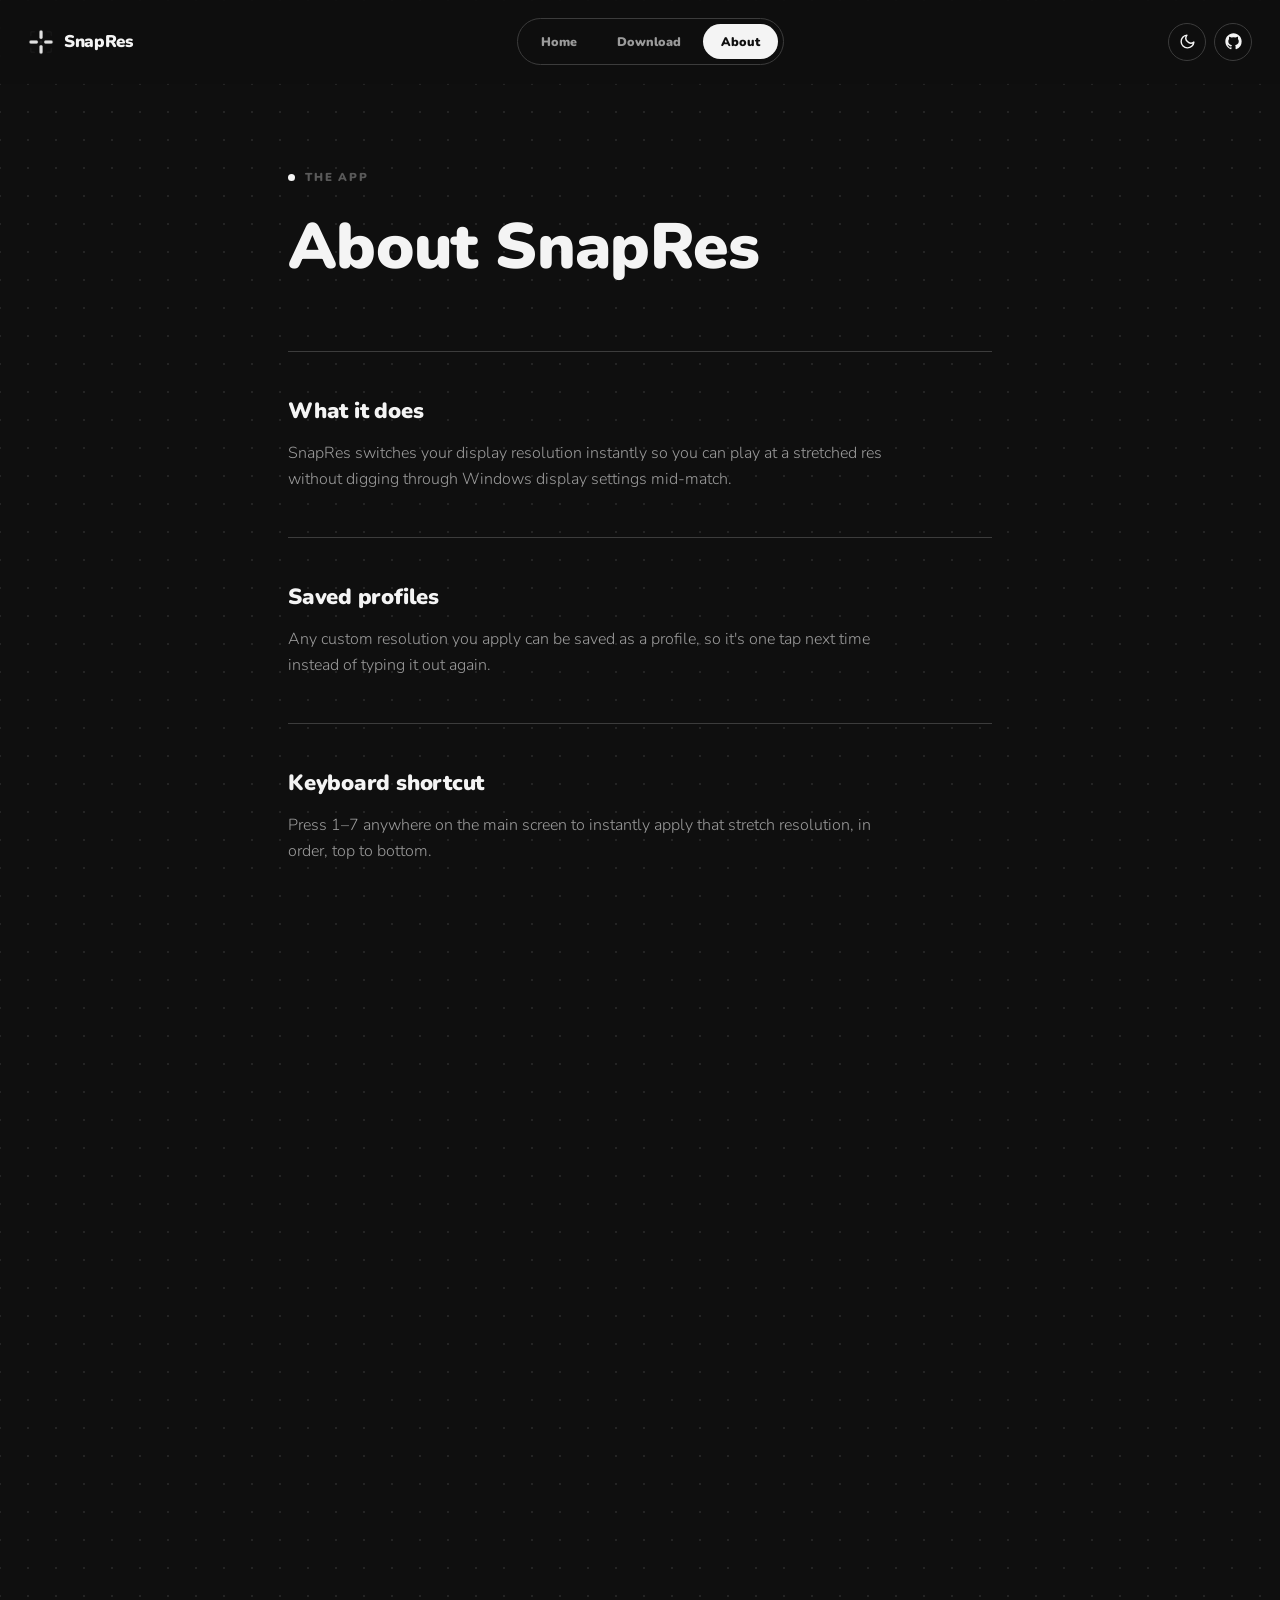
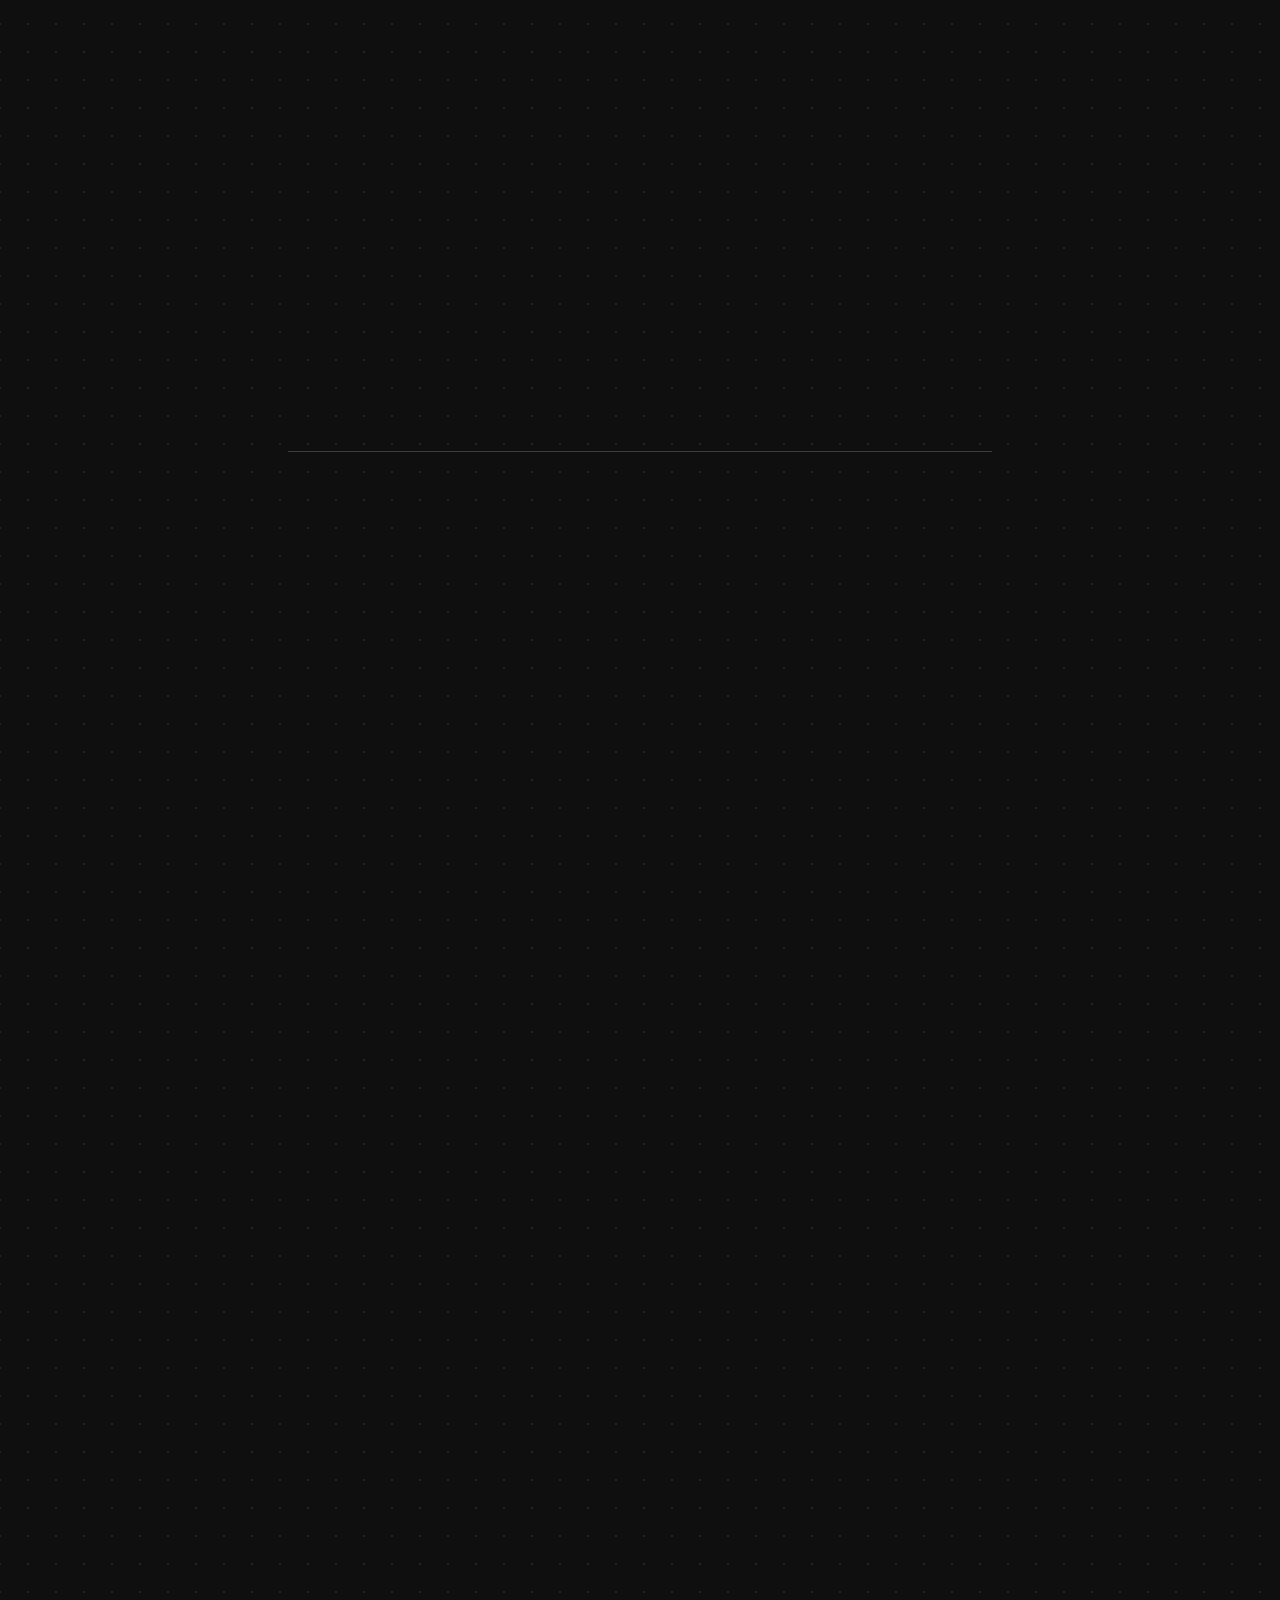
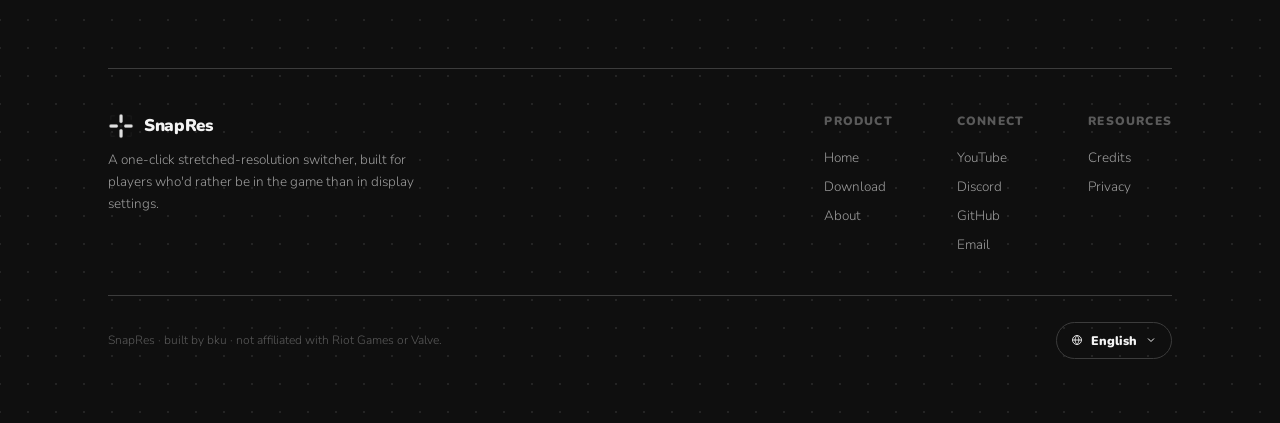
<file: about/index.html>
<!DOCTYPE html>
<html lang="en">
<head>
<meta charset="UTF-8">
<meta name="viewport" content="width=device-width, initial-scale=1">
<title>About SnapRes</title>
<meta name="description" content="Why SnapRes exists, what it does, and how to reach bku, the developer behind it.">
<link rel="canonical" href="https://snapres.online/about/">
<meta name="google-adsense-account" content="ca-pub-4877016790191203">
<script async src="https://pagead2.googlesyndication.com/pagead/js/adsbygoogle.js?client=ca-pub-4877016790191203" crossorigin="anonymous"></script>
<link rel="icon" href="/assets/icons/favicon.ico">
<link rel="apple-touch-icon" href="/assets/img/Logo_Main.png">
<link rel="stylesheet" href="/assets/css/tokens.css">
<link rel="stylesheet" href="/assets/css/main.css">
</head>
<body data-page="about">
<div class="page-veil"></div>
<aside class="ad-rail ad-rail--left" data-ad-slot="about" hidden><span class="ad-rail__label">Advertisement</span></aside>
<aside class="ad-rail ad-rail--right" data-ad-slot="about" hidden><span class="ad-rail__label">Advertisement</span></aside>

<nav class="nav">
  <a class="nav__brand" href="/">
    <span class="nav__mark"><img data-logo data-src-dark="/assets/img/Logo_Dark.png" data-src-light="/assets/img/Logo_Main.png" src="/assets/img/Logo_Dark.png" alt="" width="26" height="26"></span>
    <span class="nav__word">SnapRes</span>
  </a>

  <div class="nav__links" data-nav-links>
    <a class="nav__link" data-page="home" data-i18n="nav_home" href="/">Home</a>
    <a class="nav__link" data-page="download" data-i18n="nav_download" href="/download">Download</a>
    <a class="nav__link" data-page="about" data-i18n="nav_about" href="/about">About</a>
  </div>

  <div class="nav__tools">
    <button class="icon-btn" data-theme-toggle aria-label="Toggle theme">
      <svg class="icon-sun" viewBox="0 0 24 24" fill="none" stroke="currentColor" stroke-width="2" stroke-linecap="round"><circle cx="12" cy="12" r="4"/><path d="M12 2v2M12 20v2M4.9 4.9l1.4 1.4M17.7 17.7l1.4 1.4M2 12h2M20 12h2M4.9 19.1l1.4-1.4M17.7 6.3l1.4-1.4"/></svg>
      <svg class="icon-moon" viewBox="0 0 24 24" fill="none" stroke="currentColor" stroke-width="2" stroke-linecap="round" stroke-linejoin="round"><path d="M21 12.8A9 9 0 1 1 11.2 3 7 7 0 0 0 21 12.8Z"/></svg>
    </button>
    <a class="icon-btn" data-cfg="GITHUB_REPO_URL" href="https://github.com/bkuwu/SnapRes" target="_blank" rel="noopener" aria-label="GitHub">
      <svg viewBox="0 0 24 24" fill="currentColor"><path d="M12 .5C5.65.5.5 5.65.5 12c0 5.09 3.29 9.39 7.86 10.91.57.1.79-.25.79-.55 0-.27-.01-1.16-.02-2.11-3.2.7-3.88-1.36-3.88-1.36-.53-1.34-1.28-1.7-1.28-1.7-1.05-.72.08-.71.08-.71 1.16.08 1.77 1.19 1.77 1.19 1.03 1.77 2.7 1.26 3.36.96.1-.75.4-1.26.73-1.55-2.55-.29-5.23-1.28-5.23-5.68 0-1.25.45-2.28 1.19-3.08-.12-.29-.52-1.46.11-3.05 0 0 .97-.31 3.18 1.18a11.1 11.1 0 0 1 5.79 0c2.2-1.49 3.17-1.18 3.17-1.18.64 1.59.24 2.76.12 3.05.74.8 1.19 1.83 1.19 3.08 0 4.41-2.69 5.38-5.25 5.67.41.36.78 1.06.78 2.15 0 1.55-.01 2.8-.01 3.18 0 .31.21.66.79.55A11.5 11.5 0 0 0 23.5 12C23.5 5.65 18.35.5 12 .5z"/></svg>
    </a>
    <button class="icon-btn nav__burger" data-nav-burger aria-label="Menu">
      <svg viewBox="0 0 24 24" fill="none" stroke="currentColor" stroke-width="1.8" stroke-linecap="round"><path d="M4 7h16M4 12h16M4 17h16"/></svg>
    </button>
  </div>
</nav>

<header class="section" style="padding-top:168px; padding-bottom:40px;">
  <div class="container" style="max-width:760px;">
    <p class="eyebrow reveal" data-i18n="about_eyebrow">The App</p>
    <h1 class="reveal" style="font-size:clamp(38px,6vw,64px); margin-top:16px;" data-i18n="about_title">About SnapRes</h1>
  </div>
</header>

<section class="section" style="padding-top:20px;">
  <div class="container" style="max-width:760px;">

    <div class="reveal" style="padding:44px 0; border-top:1px solid var(--border);">
      <h2 style="font-size:22px; margin-bottom:14px;" data-i18n="ab1_t">What it does</h2>
      <p style="font-size:16px; max-width:600px;" data-i18n="ab1_b">SnapRes switches your display resolution instantly so you can play at a stretched res without digging through Windows display settings mid-match.</p>
    </div>

    <div class="reveal" style="padding:44px 0; border-top:1px solid var(--border);">
      <h2 style="font-size:22px; margin-bottom:14px;" data-i18n="ab2_t">Saved profiles</h2>
      <p style="font-size:16px; max-width:600px;" data-i18n="ab2_b">Any custom resolution you apply can be saved as a profile, so it's one tap next time instead of typing it out again.</p>
    </div>

    <div class="reveal" style="padding:44px 0; border-top:1px solid var(--border);">
      <h2 style="font-size:22px; margin-bottom:14px;" data-i18n="ab3_t">Keyboard shortcut</h2>
      <p style="font-size:16px; max-width:600px;" data-i18n="ab3_b">Press 1–7 anywhere on the main screen to instantly apply that stretch resolution, in order, top to bottom.</p>
    </div>

    <div class="reveal" style="padding:44px 0; border-top:1px solid var(--border);">
      <h2 style="font-size:22px; margin-bottom:14px;">Why I Made It</h2>
      <p style="font-size:16px; max-width:600px;">Honestly I just got sick of doing this manually every match. Alt-tab out, dig through Windows display settings, type in the same numbers I always use, wait for it to apply, alt-tab back in, and then undo the whole thing after the match. Multiply that by every game you play in a session and it's just annoying for no reason. So I built this to skip all of that.</p>
    </div>

    <div class="reveal" style="padding:44px 0; border-top:1px solid var(--border); border-bottom:1px solid var(--border);">
      <h2 style="font-size:22px; margin-bottom:14px;">Why It's Worth Using</h2>
      <p style="font-size:16px; max-width:600px;">It's genuinely just one click now instead of a whole process, and with 2.1.0 even the setup is handled for you. Add a resolution to Windows, fix your GPU scaling and turn off the monitor driver with a few buttons instead of digging through control panels. No account, no ads inside the app, and nothing running in the background when you're not using it.</p>
    </div>
  </div>
</section>

<section class="section--tight">
  <div class="container" style="display:flex; justify-content:center;">
    <div class="reveal snapframe">
      <span class="sf-corner sf-corner--tr"></span><span class="sf-corner sf-corner--bl"></span>
      <div style="width:180px; height:180px; border-radius:50%; background:var(--panel); border:1px solid var(--border); display:grid; place-items:center;">
        <img data-logo data-src-dark="/assets/img/Logo_Dark.png" data-src-light="/assets/img/Logo_Main.png" src="/assets/img/Logo_Dark.png" alt="SnapRes logo mark" width="86" height="86">
      </div>
    </div>
  </div>
</section>

<section class="section" id="credits">
  <div class="container" style="max-width:760px;">
    <hr class="rule" style="margin-bottom:70px;">
    <p class="eyebrow reveal" data-i18n="credits_eyebrow">Behind It</p>
    <h2 class="reveal" style="font-size:clamp(26px,3.6vw,40px); margin:14px 0 16px;" data-i18n="credits_title">Credits</h2>
    <p class="reveal" style="font-size:15.5px; max-width:520px; margin-bottom:32px;" data-i18n="credits_body">
      SnapRes is built and maintained by bku. Questions, suggestions, or just want to see what's next, the links below are the best way to reach out.
    </p>

    <div class="reveal" style="display:flex; gap:14px; flex-wrap:wrap; margin-bottom:60px;">
      <a class="btn btn--ghost" data-cfg="YOUTUBE_URL" href="https://www.youtube.com/@bkuu12" target="_blank" rel="noopener">
        <svg width="15" height="15" viewBox="0 0 24 24" fill="currentColor"><rect x="2" y="5" width="20" height="14" rx="4"/><path d="M10 9l6 3-6 3V9z" fill="var(--panel)"/></svg>
        <span data-i18n="footer_youtube">YouTube</span>
      </a>
      <a class="btn btn--ghost" data-cfg="DISCORD_URL" href="https://discord.gg/MzX9wJ6Tyf" target="_blank" rel="noopener">
        <svg width="15" height="15" viewBox="0 0 24 24" fill="currentColor"><path d="M20.317 4.37a19.79 19.79 0 0 0-4.885-1.515.074.074 0 0 0-.079.037c-.21.375-.444.864-.608 1.25a18.27 18.27 0 0 0-5.487 0 12.64 12.64 0 0 0-.617-1.25.077.077 0 0 0-.079-.037A19.736 19.736 0 0 0 3.677 4.37a.07.07 0 0 0-.032.027C.533 9.046-.32 13.58.099 18.057a.082.082 0 0 0 .031.057 19.9 19.9 0 0 0 5.993 3.03.078.078 0 0 0 .084-.028 14.09 14.09 0 0 0 1.226-1.994.076.076 0 0 0-.041-.106 13.107 13.107 0 0 1-1.872-.892.077.077 0 0 1-.008-.128c.126-.094.252-.192.373-.291a.074.074 0 0 1 .077-.01c3.928 1.793 8.18 1.793 12.062 0a.074.074 0 0 1 .078.01c.121.099.247.198.373.292a.077.077 0 0 1-.006.127 12.3 12.3 0 0 1-1.873.892.076.076 0 0 0-.041.107c.36.698.772 1.362 1.225 1.993a.076.076 0 0 0 .084.028 19.84 19.84 0 0 0 6.002-3.03.077.077 0 0 0 .032-.054c.5-5.177-.838-9.674-3.549-13.66a.061.061 0 0 0-.031-.03zM8.02 15.33c-1.183 0-2.157-1.085-2.157-2.419 0-1.333.955-2.419 2.157-2.419 1.21 0 2.176 1.096 2.157 2.42 0 1.333-.955 2.418-2.157 2.418zm7.975 0c-1.183 0-2.157-1.085-2.157-2.419 0-1.333.955-2.419 2.157-2.419 1.21 0 2.176 1.096 2.157 2.42 0 1.333-.946 2.418-2.157 2.418z"/></svg>
        <span data-i18n="footer_discord">Discord</span>
      </a>
      <a class="btn btn--ghost" data-cfg="GITHUB_REPO_URL" href="https://github.com/bkuwu/SnapRes" target="_blank" rel="noopener">
        <svg width="15" height="15" viewBox="0 0 24 24" fill="currentColor"><path d="M12 .5C5.65.5.5 5.65.5 12c0 5.09 3.29 9.39 7.86 10.91.57.1.79-.25.79-.55 0-.27-.01-1.16-.02-2.11-3.2.7-3.88-1.36-3.88-1.36-.53-1.34-1.28-1.7-1.28-1.7-1.05-.72.08-.71.08-.71 1.16.08 1.77 1.19 1.77 1.19 1.03 1.77 2.7 1.26 3.36.96.1-.75.4-1.26.73-1.55-2.55-.29-5.23-1.28-5.23-5.68 0-1.25.45-2.28 1.19-3.08-.12-.29-.52-1.46.11-3.05 0 0 .97-.31 3.18 1.18a11.1 11.1 0 0 1 5.79 0c2.2-1.49 3.17-1.18 3.17-1.18.64 1.59.24 2.76.12 3.05.74.8 1.19 1.83 1.19 3.08 0 4.41-2.69 5.38-5.25 5.67.41.36.78 1.06.78 2.15 0 1.55-.01 2.8-.01 3.18 0 .31.21.66.79.55A11.5 11.5 0 0 0 23.5 12C23.5 5.65 18.35.5 12 .5z"/></svg>
        <span data-i18n="footer_github">GitHub</span>
      </a>
    </div>

    <div class="reveal" style="background:var(--panel); border:1px solid var(--border); border-radius:var(--radius-lg); padding:34px;">
      <h3 style="font-size:16px; margin-bottom:12px;" data-i18n="support_title">Support the project</h3>
      <p style="font-size:14.5px; max-width:520px; margin-bottom:22px;" data-i18n="support_body">SnapRes is free and always will be. If it saved you some time and you feel like tossing a couple bucks my way, my PayPal email is below. It's never expected, but always appreciated.</p>
      <button type="button" class="copy-chip" data-copy="saywhatevl@Gmail.com"><span data-copy-label>saywhatevl@Gmail.com</span><svg width="15" height="15" viewBox="0 0 24 24" fill="none" stroke="currentColor" stroke-width="1.8" aria-hidden="true"><rect x="9" y="9" width="11" height="11" rx="2"/><path d="M5 15V6a2 2 0 0 1 2-2h9"/></svg></button>
    </div>

    <div class="reveal" style="background:var(--panel); border:1px solid var(--border); border-radius:var(--radius-lg); padding:34px; margin-top:20px;">
      <h3 style="font-size:16px; margin-bottom:12px;" data-i18n="contact_title">Send a message</h3>
      <p style="font-size:14.5px; max-width:520px; margin-bottom:22px;" data-i18n="contact_body">Bug report, feature idea, or just want to say hi, fill this in and it'll open your email client with everything ready to send.</p>
      <form class="contact-form" data-contact-form>
        <div class="contact-form__row">
          <input type="text" data-cf-name placeholder="Your name" autocomplete="name" required>
          <input type="email" data-cf-email placeholder="Your email" autocomplete="email" required>
        </div>
        <textarea data-cf-message rows="4" placeholder="What's up?" required></textarea>
        <button type="submit" class="btn btn--primary" data-i18n="contact_send">Send message</button>
      </form>
    </div>
  </div>
</section>

<footer class="footer">
  <div class="container">
    <hr class="rule">
    <div class="footer__top" style="padding-top:44px;">
      <div class="footer__brand">
        <div class="nav__brand"><span class="nav__mark"><img data-logo data-src-dark="/assets/img/Logo_Dark.png" data-src-light="/assets/img/Logo_Main.png" src="/assets/img/Logo_Dark.png" alt="" width="22" height="22"></span><span class="nav__word">SnapRes</span></div>
        <p data-i18n="footer_tagline">A one-click stretched-resolution switcher, built for players who'd rather be in the game than in display settings.</p>
      </div>
      <div class="footer__cols">
        <div class="footer__col">
          <h4 data-i18n="footer_product">Product</h4>
          <a href="/" data-i18n="footer_home">Home</a>
          <a href="/download" data-i18n="footer_download">Download</a>
          <a href="/about" data-i18n="footer_about">About</a>
        </div>
        <div class="footer__col">
          <h4 data-i18n="footer_connect">Connect</h4>
          <a data-cfg="YOUTUBE_URL" href="https://www.youtube.com/@bkuu12" target="_blank" rel="noopener" data-i18n="footer_youtube">YouTube</a>
          <a data-cfg="DISCORD_URL" href="https://discord.gg/MzX9wJ6Tyf" target="_blank" rel="noopener" data-i18n="footer_discord">Discord</a>
          <a data-cfg="GITHUB_REPO_URL" href="https://github.com/bkuwu/SnapRes" target="_blank" rel="noopener" data-i18n="footer_github">GitHub</a>
          <a data-cfg="CONTACT_EMAIL" data-cfg-text="CONTACT_EMAIL" href="mailto:hakobennadja66@gmail.com" data-i18n="footer_email">Email</a>
        </div>
        <div class="footer__col">
          <h4 data-i18n="footer_resources">Resources</h4>
          <a href="/about#credits" data-i18n="footer_credits">Credits</a>
          <a href="/privacy">Privacy</a>
        </div>
      </div>
    </div>
    <hr class="rule">
    <div class="footer__bottom">
      <p class="footer__copy" data-i18n="footer_copy">SnapRes · built by bku.</p>
      <div class="lang-select">
        <button class="lang-select__btn" data-lang-toggle type="button">
          <svg viewBox="0 0 24 24" fill="none" stroke="currentColor" stroke-width="1.8"><circle cx="12" cy="12" r="9"/><path d="M3 12h18M12 3c2.5 2.7 3.8 6 3.8 9s-1.3 6.3-3.8 9c-2.5-2.7-3.8-6-3.8-9s1.3-6.3 3.8-9z"/></svg>
          <span data-lang-label>English</span>
          <svg viewBox="0 0 24 24" fill="none" stroke="currentColor" stroke-width="2"><path d="M6 9l6 6 6-6"/></svg>
        </button>
        <div class="lang-select__menu" data-lang-menu></div>
      </div>
    </div>
  </div>
</footer>

<script src="/assets/js/config.js"></script>
<script src="/assets/js/ads.js"></script>
<script src="/assets/js/analytics.js"></script>
<script src="/assets/js/i18n.js"></script>
<script src="/assets/js/app.js"></script>
</body>
</html>
</file>
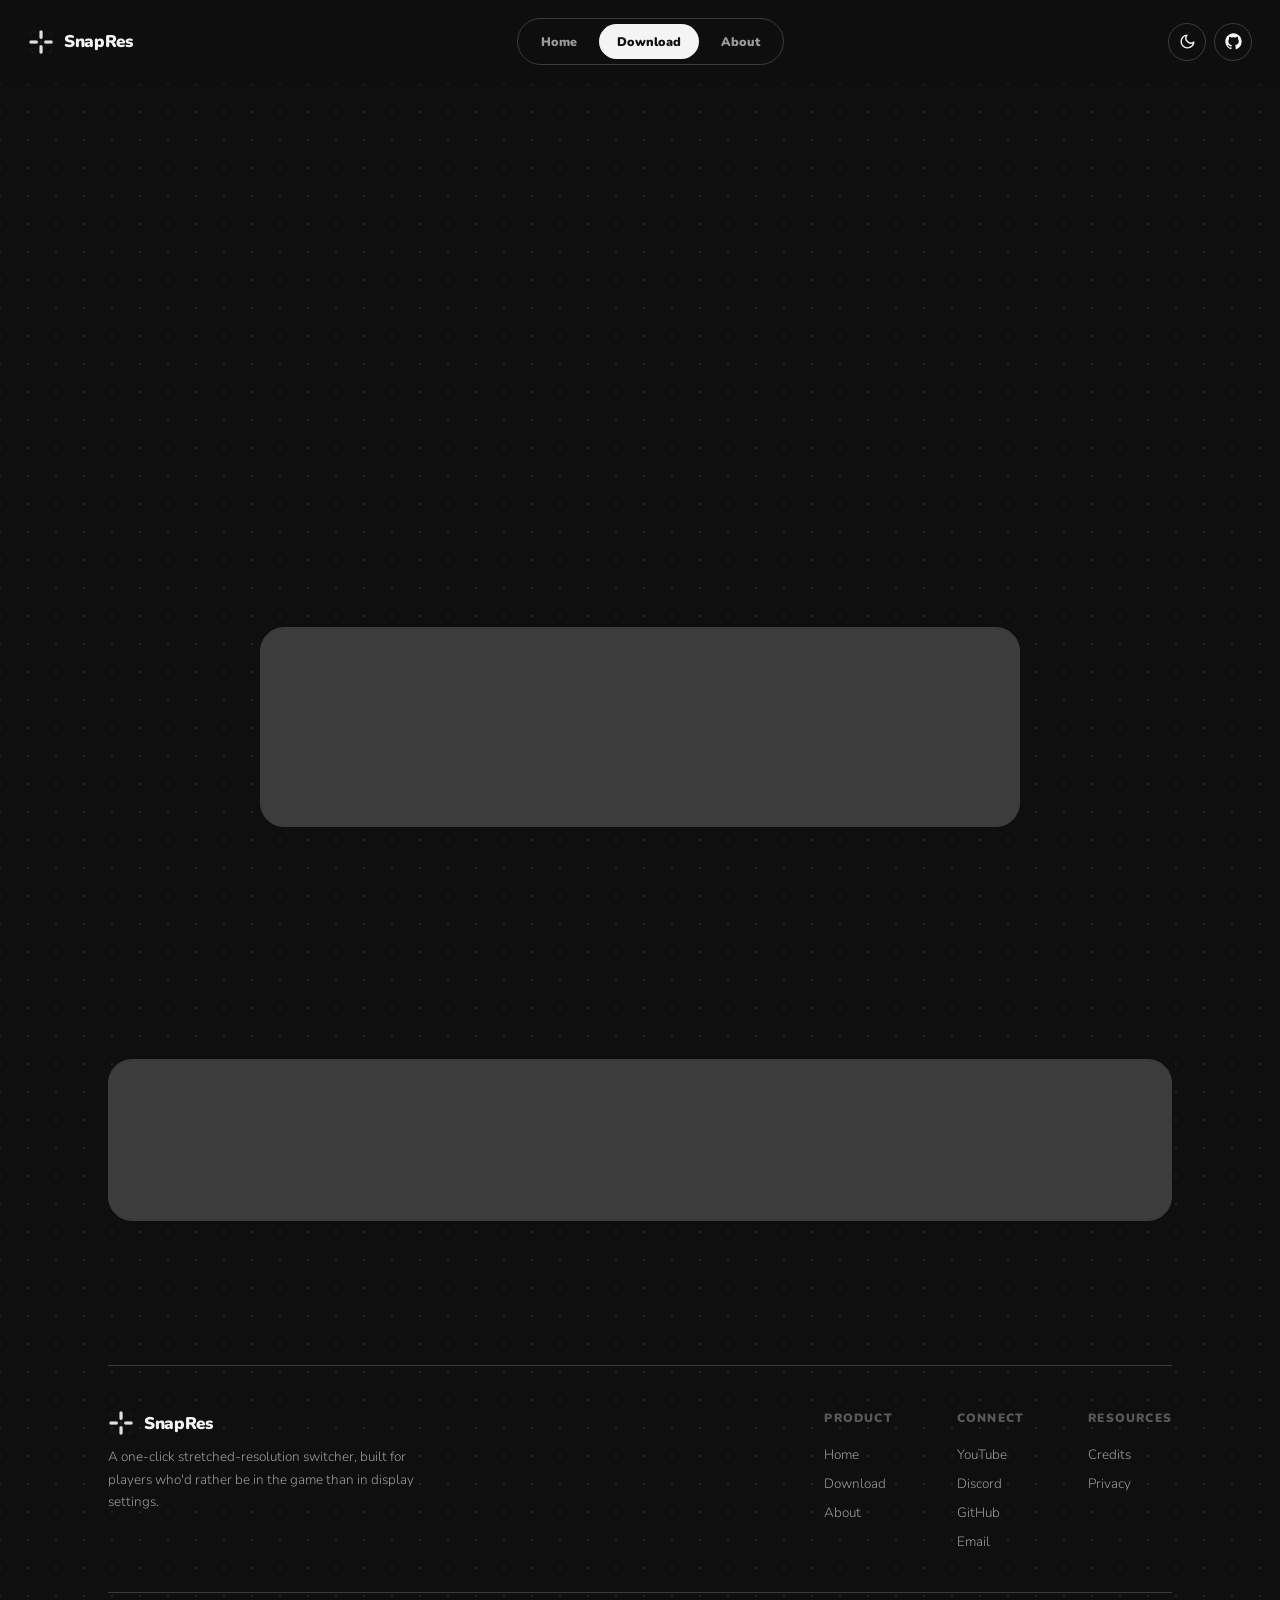
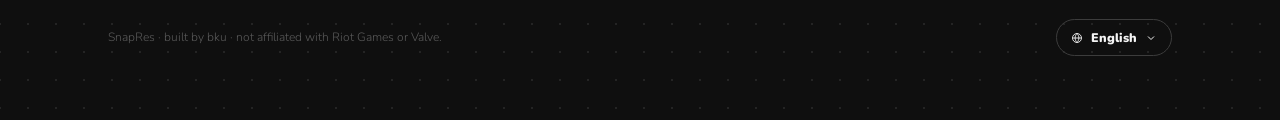
<file: download/index.html>
<!DOCTYPE html>
<html lang="en">
<head>
<meta charset="UTF-8">
<meta name="viewport" content="width=device-width, initial-scale=1">
<title>Download SnapRes 2.1.0: Free for Windows</title>
<meta name="description" content="Download SnapRes 2.1.0, a free Windows installer that switches stretched competitive resolutions in one click and adds them to Windows for you.">
<link rel="canonical" href="https://snapres.online/download/">
<meta name="google-adsense-account" content="ca-pub-4877016790191203">
<script async src="https://pagead2.googlesyndication.com/pagead/js/adsbygoogle.js?client=ca-pub-4877016790191203" crossorigin="anonymous"></script>
<link rel="icon" href="/assets/icons/favicon.ico">
<link rel="apple-touch-icon" href="/assets/img/Logo_Main.png">
<link rel="stylesheet" href="/assets/css/tokens.css">
<link rel="stylesheet" href="/assets/css/main.css">
<style>
.download-counter-badge{
  display:inline-flex; align-items:center; gap:11px;
  padding:12px 22px; margin-top:22px;
  border:1px solid var(--border); border-radius:99px;
  background:var(--panel);
  box-shadow:0 0 0 8px var(--glow);
  transition:box-shadow .4s var(--ease-out), border-color .4s var(--ease-out);
}
.download-counter-badge .dot{
  width:8px; height:8px; border-radius:50%;
  background:var(--status-ok);
  box-shadow:0 0 0 4px color-mix(in srgb, var(--status-ok) 22%, transparent);
  flex:0 0 auto;
  animation:dcbPulse 1.8s ease-out infinite;
}
@keyframes dcbPulse{
  0%{ box-shadow:0 0 0 0 rgba(127,227,172,.55); }
  70%{ box-shadow:0 0 0 9px rgba(127,227,172,0); }
  100%{ box-shadow:0 0 0 0 rgba(127,227,172,0); }
}
.download-counter-badge .num{
  font-family:var(--font-title);
  font-size:22px;
  line-height:1;
  color:var(--text-main);
  font-variant-numeric:tabular-nums;
}
.download-counter-badge .label{
  font-family:var(--font-body);
  font-size:13.5px;
  color:var(--text-dim);
}
.download-counter-badge.is-flashing{
  border-color:var(--text-main);
  box-shadow:0 0 0 8px var(--glow-strong);
  animation:dcbFlash 1s var(--ease-out);
}
@keyframes dcbFlash{ 0%{ box-shadow:inset 0 0 0 999px var(--glow-strong), 0 0 0 8px var(--glow-strong); } 100%{ box-shadow:inset 0 0 0 999px transparent, 0 0 0 8px var(--glow); } }
.download-counter-note{
  margin-top:12px;
  font-size:12px;
  color:var(--text-dimmer);
}
</style>
</head>
<body data-page="download">
<div class="page-veil"></div>
<aside class="ad-rail ad-rail--left" data-ad-slot="download" hidden><span class="ad-rail__label">Advertisement</span></aside>
<aside class="ad-rail ad-rail--right" data-ad-slot="download" hidden><span class="ad-rail__label">Advertisement</span></aside>

<nav class="nav">
  <a class="nav__brand" href="/">
    <span class="nav__mark"><img data-logo data-src-dark="/assets/img/Logo_Dark.png" data-src-light="/assets/img/Logo_Main.png" src="/assets/img/Logo_Dark.png" alt="" width="26" height="26"></span>
    <span class="nav__word">SnapRes</span>
  </a>

  <div class="nav__links" data-nav-links>
    <a class="nav__link" data-page="home" data-i18n="nav_home" href="/">Home</a>
    <a class="nav__link" data-page="download" data-i18n="nav_download" href="/download">Download</a>
    <a class="nav__link" data-page="about" data-i18n="nav_about" href="/about">About</a>
  </div>

  <div class="nav__tools">
    <button class="icon-btn" data-theme-toggle aria-label="Toggle theme">
      <svg class="icon-sun" viewBox="0 0 24 24" fill="none" stroke="currentColor" stroke-width="2" stroke-linecap="round"><circle cx="12" cy="12" r="4"/><path d="M12 2v2M12 20v2M4.9 4.9l1.4 1.4M17.7 17.7l1.4 1.4M2 12h2M20 12h2M4.9 19.1l1.4-1.4M17.7 6.3l1.4-1.4"/></svg>
      <svg class="icon-moon" viewBox="0 0 24 24" fill="none" stroke="currentColor" stroke-width="2" stroke-linecap="round" stroke-linejoin="round"><path d="M21 12.8A9 9 0 1 1 11.2 3 7 7 0 0 0 21 12.8Z"/></svg>
    </button>
    <a class="icon-btn" data-cfg="GITHUB_REPO_URL" href="https://github.com/bkuwu/SnapRes" target="_blank" rel="noopener" aria-label="GitHub">
      <svg viewBox="0 0 24 24" fill="currentColor"><path d="M12 .5C5.65.5.5 5.65.5 12c0 5.09 3.29 9.39 7.86 10.91.57.1.79-.25.79-.55 0-.27-.01-1.16-.02-2.11-3.2.7-3.88-1.36-3.88-1.36-.53-1.34-1.28-1.7-1.28-1.7-1.05-.72.08-.71.08-.71 1.16.08 1.77 1.19 1.77 1.19 1.03 1.77 2.7 1.26 3.36.96.1-.75.4-1.26.73-1.55-2.55-.29-5.23-1.28-5.23-5.68 0-1.25.45-2.28 1.19-3.08-.12-.29-.52-1.46.11-3.05 0 0 .97-.31 3.18 1.18a11.1 11.1 0 0 1 5.79 0c2.2-1.49 3.17-1.18 3.17-1.18.64 1.59.24 2.76.12 3.05.74.8 1.19 1.83 1.19 3.08 0 4.41-2.69 5.38-5.25 5.67.41.36.78 1.06.78 2.15 0 1.55-.01 2.8-.01 3.18 0 .31.21.66.79.55A11.5 11.5 0 0 0 23.5 12C23.5 5.65 18.35.5 12 .5z"/></svg>
    </a>
    <button class="icon-btn nav__burger" data-nav-burger aria-label="Menu">
      <svg viewBox="0 0 24 24" fill="none" stroke="currentColor" stroke-width="1.8" stroke-linecap="round"><path d="M4 7h16M4 12h16M4 17h16"/></svg>
    </button>
  </div>
</nav>

<header class="section" style="padding-top:168px; padding-bottom:36px;">
  <div class="container" style="text-align:center; max-width:720px;">
    <p class="eyebrow reveal" style="justify-content:center; margin:0 auto 22px;">
      <span data-i18n="download_eyebrow">Latest Release</span> · <span data-cfg-text="VERSION_LABEL">v2.1.0</span>
    </p>
    <h1 class="reveal" style="font-size:clamp(36px,6vw,58px); line-height:1.04; transition-delay:.06s;" data-i18n="download_title">Get SnapRes</h1>
    <p class="reveal" style="font-size:16.5px; max-width:480px; margin:22px auto 0; transition-delay:.12s;" data-i18n="download_sub">
      A simple Windows installer. Set it up once, then every stretched resolution is one click away.
    </p>

    <div class="reveal" style="display:flex; gap:14px; justify-content:center; margin-top:40px; flex-wrap:wrap; transition-delay:.18s;">
      <span class="btn__bracket-frame snap-target">
        <span class="bracket bracket--tl"></span><span class="bracket bracket--tr"></span><span class="bracket bracket--bl"></span><span class="bracket bracket--br"></span>
        <a class="btn btn--primary btn--lg" data-cfg="DOWNLOAD_URL" href="https://github.com/bkuwu/SnapRes/releases/download/v2.1.0/SnapRes.Setup.2.1.0.exe" id="main-download-btn" onclick="window.SnapResTrackDownload &amp;&amp; window.SnapResTrackDownload();">
          <svg width="15" height="15" viewBox="0 0 24 24" fill="none" stroke="currentColor" stroke-width="2" stroke-linecap="round" stroke-linejoin="round"><path d="M12 3v13M6 11l6 6 6-6M5 21h14"/></svg>
          <span data-i18n="download_button">Download for Windows</span>
        </a>
      </span>
      <a class="btn btn--ghost btn--lg" data-cfg="GITHUB_REPO_URL" href="https://github.com/bkuwu/SnapRes" target="_blank" rel="noopener" data-i18n="download_github_btn">View source on GitHub</a>
    </div>
    <p class="reveal" style="font-size:12.5px; color:var(--text-dimmer); margin-top:18px; transition-delay:.22s;" data-i18n="download_note">Windows 10 / 11 · Free installer</p>
    <div class="reveal" id="downloadCounter" style="display:none; transition-delay:.26s; text-align:center;">
      <div class="download-counter-badge" id="downloadCounterBadge">
        <span class="dot"></span>
        <span class="num" id="downloadCountNum">0</span>
        <span class="label" data-i18n="download_count_label">people have downloaded SnapRes so far</span>
      </div>
      <p class="download-counter-note" data-i18n="download_count_note">Updates automatically every 20 seconds.</p>
    </div>
  </div>
</header>

<section class="section section--tight" style="padding-top:48px;">
  <div class="container">
    <p class="eyebrow reveal" style="justify-content:center; margin:0 auto 40px;" data-i18n="req_title">What you're getting</p>
    <div class="stagger grid-2x2">
      <div class="reveal" style="--i:0; background:var(--panel); padding:26px;">
        <p style="font-size:14px; color:var(--text-main);" data-i18n="req1">One simple installer, up and running in a couple minutes</p>
      </div>
      <div class="reveal" style="--i:1; background:var(--panel); padding:26px;">
        <p style="font-size:14px; color:var(--text-main);" data-i18n="req2">Add to Windows: one click adds missing resolutions for NVIDIA, AMD and Intel</p>
      </div>
      <div class="reveal" style="--i:2; background:var(--panel); padding:26px;">
        <p style="font-size:14px; color:var(--text-main);" data-i18n="req3">One-click monitor driver toggle, so stretched res actually renders stretched</p>
      </div>
      <div class="reveal" style="--i:3; background:var(--panel); padding:26px;">
        <p style="font-size:14px; color:var(--text-main);" data-i18n="req4">A built-in setup guide with Go and Fix buttons that do the steps for you</p>
      </div>
    </div>
  </div>
</section>

<section class="section section--tight" style="padding-top:20px;">
  <div class="container">
    <p class="eyebrow reveal" style="justify-content:center; margin:0 auto 14px;"><span data-i18n="new_eyebrow">What's New</span> · <span data-cfg-text="VERSION_LABEL">v2.1.0</span></p>
    <h2 class="reveal" style="text-align:center; font-size:clamp(26px,3.4vw,38px); margin:0 auto 40px;" data-i18n="new_title">Setup got a lot easier.</h2>
    <div class="stagger feat-grid">
      <div class="reveal" style="--i:0;">
        <h3 style="font-size:16px; margin:0 0 8px;" data-i18n="new1_t">Add to Windows</h3>
        <p style="font-size:13.5px;" data-i18n="new1_b">Resolutions show Available or Not available. Hover a missing one and click Add to Windows. No driver panels needed.</p>
      </div>
      <div class="reveal" style="--i:1;">
        <h3 style="font-size:16px; margin:0 0 8px;" data-i18n="new2_t">Remove with a right click</h3>
        <p style="font-size:13.5px;" data-i18n="new2_b">Right-click any available resolution to take it out of Windows again.</p>
      </div>
      <div class="reveal" style="--i:2;">
        <h3 style="font-size:16px; margin:0 0 8px;" data-i18n="new3_t">A guide that does the work</h3>
        <p style="font-size:13.5px;" data-i18n="new3_b">Go and Fix buttons handle the steps for you, with clear notes for NVIDIA, AMD and Intel.</p>
      </div>
    </div>
  </div>
</section>


<footer class="footer">
  <div class="container">
    <hr class="rule">
    <div class="footer__top" style="padding-top:44px;">
      <div class="footer__brand">
        <div class="nav__brand"><span class="nav__mark"><img data-logo data-src-dark="/assets/img/Logo_Dark.png" data-src-light="/assets/img/Logo_Main.png" src="/assets/img/Logo_Dark.png" alt="" width="22" height="22"></span><span class="nav__word">SnapRes</span></div>
        <p data-i18n="footer_tagline">A one-click stretched-resolution switcher, built for players who'd rather be in the game than in display settings.</p>
      </div>
      <div class="footer__cols">
        <div class="footer__col">
          <h4 data-i18n="footer_product">Product</h4>
          <a href="/" data-i18n="footer_home">Home</a>
          <a href="/download" data-i18n="footer_download">Download</a>
          <a href="/about" data-i18n="footer_about">About</a>
        </div>
        <div class="footer__col">
          <h4 data-i18n="footer_connect">Connect</h4>
          <a data-cfg="YOUTUBE_URL" href="https://www.youtube.com/@bkuu12" target="_blank" rel="noopener" data-i18n="footer_youtube">YouTube</a>
          <a data-cfg="DISCORD_URL" href="https://discord.gg/MzX9wJ6Tyf" target="_blank" rel="noopener" data-i18n="footer_discord">Discord</a>
          <a data-cfg="GITHUB_REPO_URL" href="https://github.com/bkuwu/SnapRes" target="_blank" rel="noopener" data-i18n="footer_github">GitHub</a>
          <a data-cfg="CONTACT_EMAIL" data-cfg-text="CONTACT_EMAIL" href="mailto:hakobennadja66@gmail.com" data-i18n="footer_email">Email</a>
        </div>
        <div class="footer__col">
          <h4 data-i18n="footer_resources">Resources</h4>
          <a href="/about#credits" data-i18n="footer_credits">Credits</a>
          <a href="/privacy">Privacy</a>
        </div>
      </div>
    </div>
    <hr class="rule">
    <div class="footer__bottom">
      <p class="footer__copy" data-i18n="footer_copy">SnapRes · built by bku.</p>
      <div class="lang-select">
        <button class="lang-select__btn" data-lang-toggle type="button">
          <svg viewBox="0 0 24 24" fill="none" stroke="currentColor" stroke-width="1.8"><circle cx="12" cy="12" r="9"/><path d="M3 12h18M12 3c2.5 2.7 3.8 6 3.8 9s-1.3 6.3-3.8 9c-2.5-2.7-3.8-6-3.8-9s1.3-6.3 3.8-9z"/></svg>
          <span data-lang-label>English</span>
          <svg viewBox="0 0 24 24" fill="none" stroke="currentColor" stroke-width="2"><path d="M6 9l6 6 6-6"/></svg>
        </button>
        <div class="lang-select__menu" data-lang-menu></div>
      </div>
    </div>
  </div>
</footer>

<script src="/assets/js/config.js"></script>
<script src="/assets/js/ads.js"></script>
<script src="/assets/js/analytics.js"></script>
<script src="/assets/js/download-counter.js"></script>
<script src="/assets/js/i18n.js"></script>
<script src="/assets/js/app.js"></script>
</body>
</html>
</file>
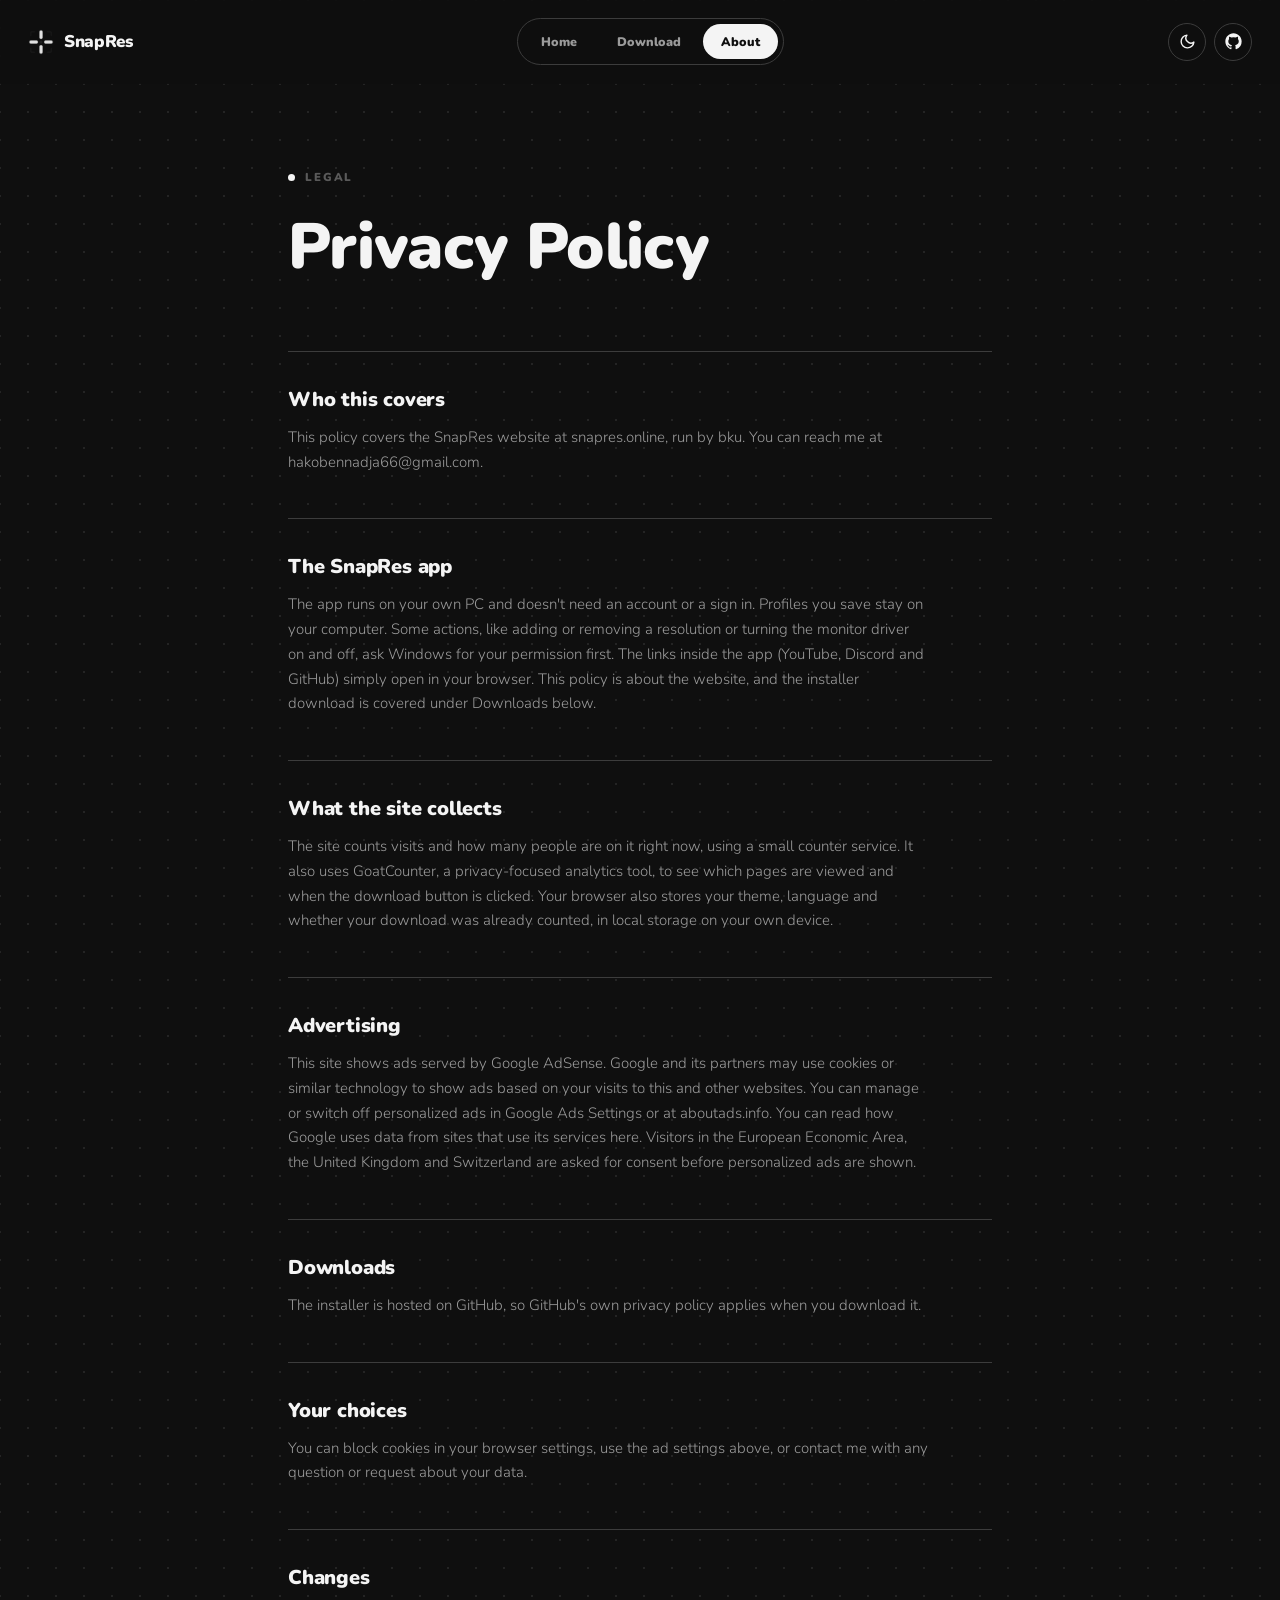
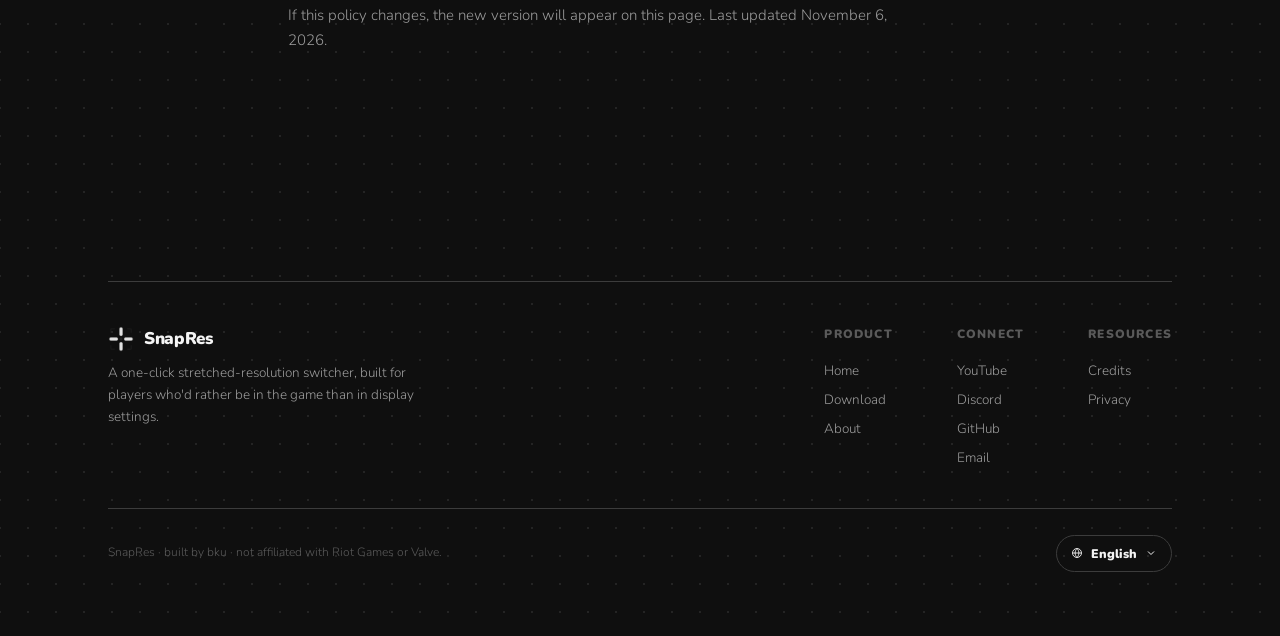
<file: privacy/index.html>
<!DOCTYPE html>
<html lang="en">
<head>
<meta charset="UTF-8">
<meta name="viewport" content="width=device-width, initial-scale=1">
<title>Privacy Policy | SnapRes</title>
<meta name="description" content="How the SnapRes website handles visitor data, analytics and advertising.">
<link rel="canonical" href="https://snapres.online/privacy/">
<meta name="google-adsense-account" content="ca-pub-4877016790191203">
<script async src="https://pagead2.googlesyndication.com/pagead/js/adsbygoogle.js?client=ca-pub-4877016790191203" crossorigin="anonymous"></script>
<link rel="icon" href="/assets/icons/favicon.ico">
<link rel="apple-touch-icon" href="/assets/img/Logo_Main.png">
<link rel="stylesheet" href="/assets/css/tokens.css">
<link rel="stylesheet" href="/assets/css/main.css">
</head>
<body data-page="privacy">
<div class="page-veil"></div>

<nav class="nav">
  <a class="nav__brand" href="/">
    <span class="nav__mark"><img data-logo data-src-dark="/assets/img/Logo_Dark.png" data-src-light="/assets/img/Logo_Main.png" src="/assets/img/Logo_Dark.png" alt="" width="26" height="26"></span>
    <span class="nav__word">SnapRes</span>
  </a>

  <div class="nav__links" data-nav-links>
    <a class="nav__link" data-page="home" data-i18n="nav_home" href="/">Home</a>
    <a class="nav__link" data-page="download" data-i18n="nav_download" href="/download">Download</a>
    <a class="nav__link" data-page="privacy" data-i18n="nav_about" href="/about">About</a>
  </div>

  <div class="nav__tools">
    <button class="icon-btn" data-theme-toggle aria-label="Toggle theme">
      <svg class="icon-sun" viewBox="0 0 24 24" fill="none" stroke="currentColor" stroke-width="2" stroke-linecap="round"><circle cx="12" cy="12" r="4"/><path d="M12 2v2M12 20v2M4.9 4.9l1.4 1.4M17.7 17.7l1.4 1.4M2 12h2M20 12h2M4.9 19.1l1.4-1.4M17.7 6.3l1.4-1.4"/></svg>
      <svg class="icon-moon" viewBox="0 0 24 24" fill="none" stroke="currentColor" stroke-width="2" stroke-linecap="round" stroke-linejoin="round"><path d="M21 12.8A9 9 0 1 1 11.2 3 7 7 0 0 0 21 12.8Z"/></svg>
    </button>
    <a class="icon-btn" data-cfg="GITHUB_REPO_URL" href="https://github.com/bkuwu/SnapRes" target="_blank" rel="noopener" aria-label="GitHub">
      <svg viewBox="0 0 24 24" fill="currentColor"><path d="M12 .5C5.65.5.5 5.65.5 12c0 5.09 3.29 9.39 7.86 10.91.57.1.79-.25.79-.55 0-.27-.01-1.16-.02-2.11-3.2.7-3.88-1.36-3.88-1.36-.53-1.34-1.28-1.7-1.28-1.7-1.05-.72.08-.71.08-.71 1.16.08 1.77 1.19 1.77 1.19 1.03 1.77 2.7 1.26 3.36.96.1-.75.4-1.26.73-1.55-2.55-.29-5.23-1.28-5.23-5.68 0-1.25.45-2.28 1.19-3.08-.12-.29-.52-1.46.11-3.05 0 0 .97-.31 3.18 1.18a11.1 11.1 0 0 1 5.79 0c2.2-1.49 3.17-1.18 3.17-1.18.64 1.59.24 2.76.12 3.05.74.8 1.19 1.83 1.19 3.08 0 4.41-2.69 5.38-5.25 5.67.41.36.78 1.06.78 2.15 0 1.55-.01 2.8-.01 3.18 0 .31.21.66.79.55A11.5 11.5 0 0 0 23.5 12C23.5 5.65 18.35.5 12 .5z"/></svg>
    </a>
    <button class="icon-btn nav__burger" data-nav-burger aria-label="Menu">
      <svg viewBox="0 0 24 24" fill="none" stroke="currentColor" stroke-width="1.8" stroke-linecap="round"><path d="M4 7h16M4 12h16M4 17h16"/></svg>
    </button>
  </div>
</nav>

<header class="section" style="padding-top:168px; padding-bottom:40px;">
  <div class="container" style="max-width:760px;">
    <p class="eyebrow">Legal</p>
    <h1 style="font-size:clamp(38px,6vw,64px); margin-top:16px;">Privacy Policy</h1>
  </div>
</header>

<section class="section" style="padding-top:20px;">
  <div class="container" style="max-width:760px;">
    <div style="padding:34px 0; border-top:1px solid var(--border);">
      <h2 style="font-size:20px; margin-bottom:12px;">Who this covers</h2>
      <p style="font-size:15px; max-width:640px; margin-bottom:10px;">This policy covers the SnapRes website at snapres.online, run by bku. You can reach me at <a href="mailto:hakobennadja66@gmail.com">hakobennadja66@gmail.com</a>.</p>
    </div>
    <div style="padding:34px 0; border-top:1px solid var(--border);">
      <h2 style="font-size:20px; margin-bottom:12px;">The SnapRes app</h2>
      <p style="font-size:15px; max-width:640px; margin-bottom:10px;">The app runs on your own PC and doesn't need an account or a sign in. Profiles you save stay on your computer. Some actions, like adding or removing a resolution or turning the monitor driver on and off, ask Windows for your permission first. The links inside the app (YouTube, Discord and GitHub) simply open in your browser. This policy is about the website, and the installer download is covered under Downloads below.</p>
    </div>
    <div style="padding:34px 0; border-top:1px solid var(--border);">
      <h2 style="font-size:20px; margin-bottom:12px;">What the site collects</h2>
      <p style="font-size:15px; max-width:640px; margin-bottom:10px;">The site counts visits and how many people are on it right now, using a small counter service. It also uses GoatCounter, a privacy-focused analytics tool, to see which pages are viewed and when the download button is clicked. Your browser also stores your theme, language and whether your download was already counted, in local storage on your own device.</p>
    </div>
    <div style="padding:34px 0; border-top:1px solid var(--border);">
      <h2 style="font-size:20px; margin-bottom:12px;">Advertising</h2>
      <p style="font-size:15px; max-width:640px; margin-bottom:10px;">This site shows ads served by Google AdSense. Google and its partners may use cookies or similar technology to show ads based on your visits to this and other websites. You can manage or switch off personalized ads in <a href="https://www.google.com/settings/ads" target="_blank" rel="noopener">Google Ads Settings</a> or at <a href="https://www.aboutads.info" target="_blank" rel="noopener">aboutads.info</a>. You can read how Google uses data from sites that use its services <a href="https://policies.google.com/technologies/partner-sites" target="_blank" rel="noopener">here</a>. Visitors in the European Economic Area, the United Kingdom and Switzerland are asked for consent before personalized ads are shown.</p>
    </div>
    <div style="padding:34px 0; border-top:1px solid var(--border);">
      <h2 style="font-size:20px; margin-bottom:12px;">Downloads</h2>
      <p style="font-size:15px; max-width:640px; margin-bottom:10px;">The installer is hosted on GitHub, so GitHub's own privacy policy applies when you download it.</p>
    </div>
    <div style="padding:34px 0; border-top:1px solid var(--border);">
      <h2 style="font-size:20px; margin-bottom:12px;">Your choices</h2>
      <p style="font-size:15px; max-width:640px; margin-bottom:10px;">You can block cookies in your browser settings, use the ad settings above, or contact me with any question or request about your data.</p>
    </div>
    <div style="padding:34px 0; border-top:1px solid var(--border);">
      <h2 style="font-size:20px; margin-bottom:12px;">Changes</h2>
      <p style="font-size:15px; max-width:640px; margin-bottom:10px;">If this policy changes, the new version will appear on this page. Last updated November 6, 2026.</p>
    </div>
  </div>
</section>

<footer class="footer">
  <div class="container">
    <hr class="rule">
    <div class="footer__top" style="padding-top:44px;">
      <div class="footer__brand">
        <div class="nav__brand"><span class="nav__mark"><img data-logo data-src-dark="/assets/img/Logo_Dark.png" data-src-light="/assets/img/Logo_Main.png" src="/assets/img/Logo_Dark.png" alt="" width="22" height="22"></span><span class="nav__word">SnapRes</span></div>
        <p data-i18n="footer_tagline">A one-click stretched-resolution switcher, built for players who'd rather be in the game than in display settings.</p>
      </div>
      <div class="footer__cols">
        <div class="footer__col">
          <h4 data-i18n="footer_product">Product</h4>
          <a href="/" data-i18n="footer_home">Home</a>
          <a href="/download" data-i18n="footer_download">Download</a>
          <a href="/about" data-i18n="footer_about">About</a>
        </div>
        <div class="footer__col">
          <h4 data-i18n="footer_connect">Connect</h4>
          <a data-cfg="YOUTUBE_URL" href="https://www.youtube.com/@bkuu12" target="_blank" rel="noopener" data-i18n="footer_youtube">YouTube</a>
          <a data-cfg="DISCORD_URL" href="https://discord.gg/MzX9wJ6Tyf" target="_blank" rel="noopener" data-i18n="footer_discord">Discord</a>
          <a data-cfg="GITHUB_REPO_URL" href="https://github.com/bkuwu/SnapRes" target="_blank" rel="noopener" data-i18n="footer_github">GitHub</a>
          <a data-cfg="CONTACT_EMAIL" data-cfg-text="CONTACT_EMAIL" href="mailto:hakobennadja66@gmail.com" data-i18n="footer_email">Email</a>
        </div>
        <div class="footer__col">
          <h4 data-i18n="footer_resources">Resources</h4>
          <a href="/about#credits" data-i18n="footer_credits">Credits</a>
          <a href="/privacy">Privacy</a>
        </div>
      </div>
    </div>
    <hr class="rule">
    <div class="footer__bottom">
      <p class="footer__copy" data-i18n="footer_copy">SnapRes · built by bku.</p>
      <div class="lang-select">
        <button class="lang-select__btn" data-lang-toggle type="button">
          <svg viewBox="0 0 24 24" fill="none" stroke="currentColor" stroke-width="1.8"><circle cx="12" cy="12" r="9"/><path d="M3 12h18M12 3c2.5 2.7 3.8 6 3.8 9s-1.3 6.3-3.8 9c-2.5-2.7-3.8-6-3.8-9s1.3-6.3 3.8-9z"/></svg>
          <span data-lang-label>English</span>
          <svg viewBox="0 0 24 24" fill="none" stroke="currentColor" stroke-width="2"><path d="M6 9l6 6 6-6"/></svg>
        </button>
        <div class="lang-select__menu" data-lang-menu></div>
      </div>
    </div>
  </div>
</footer>

<script src="/assets/js/config.js"></script>
<script src="/assets/js/ads.js"></script>
<script src="/assets/js/analytics.js"></script>
<script src="/assets/js/i18n.js"></script>
<script src="/assets/js/app.js"></script>
</body>
</html>
</file>
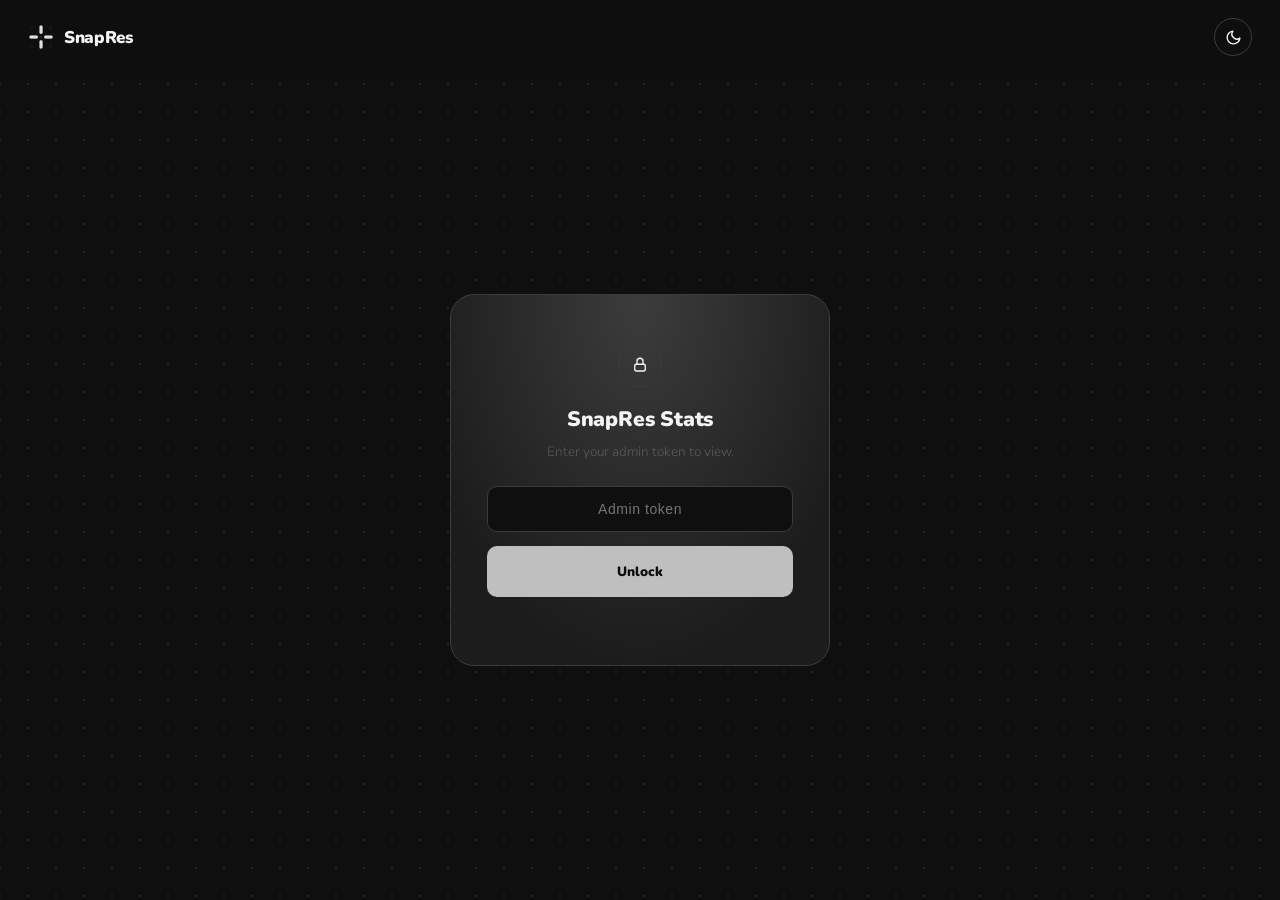
<file: stats/index.html>
<!DOCTYPE html>
<html lang="en">
<head>
<meta charset="UTF-8">
<meta name="viewport" content="width=device-width, initial-scale=1">
<title>SnapRes Stats</title>
<meta name="robots" content="noindex, nofollow">
<meta name="robots" content="noindex">
<link rel="icon" href="/assets/icons/favicon.ico">
<link rel="stylesheet" href="/assets/css/tokens.css">
<link rel="stylesheet" href="/assets/css/main.css">
<style>
  .stats-page{ min-height:100vh; display:flex; align-items:center; justify-content:center; padding:150px 24px 90px; }

  .gate{
    position:relative; width:100%; max-width:380px; text-align:center;
    padding:48px 36px 40px;
    border:1px solid var(--border); border-radius:var(--radius-lg);
    background: radial-gradient(60% 100% at 50% 0%, var(--glow), transparent), var(--panel);
    transition:opacity .45s var(--ease-out), transform .45s var(--ease-out);
  }
  .gate.is-hiding{ opacity:0; transform:translateY(-18px) scale(.97); pointer-events:none; }
  .gate__mark{ width:44px; height:44px; margin:0 auto 18px; display:grid; place-items:center; border:1px solid var(--border); border-radius:50%; color:var(--text-main); }
  .gate__mark svg{ width:18px; height:18px; }
  .gate h2{ font-family:var(--font-title); font-size:21px; letter-spacing:-.01em; }
  .gate__sub{ color:var(--text-dimmer); font-size:13.5px; margin-top:8px; }
  .gate input{
    width:100%; padding:14px 16px; border-radius:var(--radius-sm); border:1px solid var(--border);
    background:var(--bg); color:var(--text-main); margin:22px 0 14px; font-size:14px; text-align:center; letter-spacing:.04em;
    transition:border-color .3s var(--ease-out), box-shadow .3s var(--ease-out);
  }
  .gate input:focus{ outline:none; border-color:var(--text-main); box-shadow:0 0 0 7px var(--glow); }
  .gate .btn{ width:100%; }
  .gate .btn.is-busy{ opacity:.65; pointer-events:none; }
  .err{ color:#ff6b6b; margin-top:14px; font-size:13px; min-height:14px; opacity:0; transform:translateY(-4px); transition:opacity .3s var(--ease-out), transform .3s var(--ease-out); }
  .err.is-shown{ opacity:1; transform:translateY(0); }

  .stats-wrap{ width:100%; max-width:900px; opacity:0; transform:translateY(22px); transition:opacity .6s var(--ease-out), transform .6s var(--ease-out); }
  .stats-wrap.is-visible{ opacity:1; transform:translateY(0); }
  .stats-wrap h1{ font-size:28px; }
  .stats-grid{ display:grid; grid-template-columns:repeat(auto-fit,minmax(190px,1fr)); gap:1px; background:var(--border); border:1px solid var(--border); border-radius:var(--radius-lg); overflow:hidden; margin-top:28px; }
  .stat-card{ position:relative; background:var(--panel); padding:28px 22px; overflow:hidden; transition:transform .3s var(--ease-snap); }
  .stat-card:hover{ transform:translateY(-2px); }
  .stat-card::after{ content:""; position:absolute; inset:0; background:radial-gradient(130% 130% at 50% -30%, var(--glow), transparent); opacity:0; transition:opacity .4s var(--ease-out); pointer-events:none; }
  .stat-card:hover::after{ opacity:1; }
  .stat-card .num{ font-family:var(--font-title); font-size:33px; line-height:1; color:var(--text-main); font-variant-numeric:tabular-nums; }
  .stat-card .label{ display:flex; align-items:center; gap:6px; font-size:12.5px; color:var(--text-dimmer); margin-top:8px; }
  .stat-card.live .num{ color:var(--status-ok); }
  .live-dot{ width:7px; height:7px; border-radius:50%; background:var(--status-ok); flex:none; animation:livepulse 1.8s ease-out infinite; }
  @keyframes livepulse{
    0%{ box-shadow:0 0 0 0 rgba(127,227,172,.55); }
    70%{ box-shadow:0 0 0 8px rgba(127,227,172,0); }
    100%{ box-shadow:0 0 0 0 rgba(127,227,172,0); }
  }
  .stat-card.flash{ animation:cardflash 1s var(--ease-out); }
  @keyframes cardflash{ 0%{ box-shadow:inset 0 0 0 999px var(--glow-strong); } 100%{ box-shadow:inset 0 0 0 999px transparent; } }
  .refresh-note{ margin-top:26px; font-size:12.5px; color:var(--text-dimmer); text-align:center; }
  .refresh-note.is-stale{ color:#ffb454; }
</style>
</head>
<body data-page="stats">
<div class="page-veil"></div>

<nav class="nav">
  <a class="nav__brand" href="/">
    <span class="nav__mark"><img data-logo data-src-dark="/assets/img/Logo_Dark.png" data-src-light="/assets/img/Logo_Main.png" src="/assets/img/Logo_Dark.png" alt="" width="26" height="26"></span>
    <span class="nav__word">SnapRes</span>
  </a>
  <div class="nav__tools">
    <button class="icon-btn" data-theme-toggle aria-label="Toggle theme">
      <svg class="icon-sun" viewBox="0 0 24 24" fill="none" stroke="currentColor" stroke-width="2" stroke-linecap="round"><circle cx="12" cy="12" r="4"/><path d="M12 2v2M12 20v2M4.9 4.9l1.4 1.4M17.7 17.7l1.4 1.4M2 12h2M20 12h2M4.9 19.1l1.4-1.4M17.7 6.3l1.4-1.4"/></svg>
      <svg class="icon-moon" viewBox="0 0 24 24" fill="none" stroke="currentColor" stroke-width="2" stroke-linecap="round" stroke-linejoin="round"><path d="M21 12.8A9 9 0 1 1 11.2 3 7 7 0 0 0 21 12.8Z"/></svg>
    </button>
  </div>
</nav>

<main class="stats-page">

  <div id="gate" class="gate reveal">
    <div class="gate__mark">
      <svg viewBox="0 0 24 24" fill="none" stroke="currentColor" stroke-width="1.8" stroke-linecap="round" stroke-linejoin="round"><rect x="5" y="11" width="14" height="9" rx="2"/><path d="M8 11V7a4 4 0 0 1 8 0v4"/></svg>
    </div>
    <h2>SnapRes Stats</h2>
    <p class="gate__sub">Enter your admin token to view.</p>
    <input type="password" id="tokenInput" placeholder="Admin token" autocomplete="off">
    <button class="btn btn--primary" id="unlockBtn">Unlock</button>
    <div class="err" id="gateErr"></div>
  </div>

  <div class="stats-wrap" id="dashboard" style="display:none;">
    <p class="eyebrow">Admin Only</p>
    <h1 style="margin-top:10px;">SnapRes Stats</h1>
    <div class="stats-grid" id="statsGrid"></div>
    <p class="refresh-note" id="refreshNote">Loading…</p>
  </div>

</main>

<script src="/assets/js/config.js"></script>
<script src="/assets/js/i18n.js"></script>
<script src="/assets/js/app.js"></script>
<script>
(function () {
  "use strict";
  var CFG = window.SNAPRES_CONFIG || {};
  var ENDPOINT = CFG.STATS_API || "";
  var POLL_MS = 15000;

  var gate = document.getElementById("gate");
  var dashboard = document.getElementById("dashboard");
  var grid = document.getElementById("statsGrid");
  var note = document.getElementById("refreshNote");
  var errBox = document.getElementById("gateErr");
  var unlockBtn = document.getElementById("unlockBtn");
  var tokenInput = document.getElementById("tokenInput");
  var pollTimer = null;
  var lastValues = {};
  var dashboardShown = false;

  var FIELDS = [
    { key: "live_now", label: "Live right now", live: true },
    { key: "visitors_today", label: "Visitors today" },
    { key: "visitors_total", label: "Visitors (all-time)" },
    { key: "downloads_today", label: "Downloads today" },
    { key: "downloads_total", label: "Downloads (all-time)" }
  ];

  function easeOutQuart(t) { return 1 - Math.pow(1 - t, 4); }

  function animateNum(el, from, to, ms) {
    var start = null;
    from = Number(from) || 0;
    to = Number(to) || 0;
    if (from === to) { el.textContent = to.toLocaleString(); return; }
    function step(ts) {
      if (start === null) start = ts;
      var p = Math.min(1, (ts - start) / ms);
      var val = Math.round(from + (to - from) * easeOutQuart(p));
      el.textContent = val.toLocaleString();
      if (p < 1) requestAnimationFrame(step);
    }
    requestAnimationFrame(step);
  }

  function buildGrid() {
    grid.innerHTML = FIELDS.map(function (f) {
      return '<div class="stat-card' + (f.live ? ' live' : '') + '" data-key="' + f.key + '">' +
        '<div class="num" data-num>0</div>' +
        '<div class="label">' + (f.live ? '<span class="live-dot"></span>' : '') + f.label + '</div>' +
      '</div>';
    }).join("");
  }

  function render(data) {
    FIELDS.forEach(function (f) {
      var card = grid.querySelector('[data-key="' + f.key + '"]');
      if (!card) return;
      var numEl = card.querySelector("[data-num]");
      var newVal = Number(data[f.key]) || 0;
      var oldVal = lastValues[f.key];
      animateNum(numEl, oldVal === undefined ? 0 : oldVal, newVal, 1600);
      if (oldVal !== undefined && newVal !== oldVal) {
        card.classList.remove("flash");
        void card.offsetWidth;
        card.classList.add("flash");
      }
      lastValues[f.key] = newVal;
    });
    note.classList.toggle("is-stale", !!data.stale);
    note.textContent = data.stale
      ? "Showing last known numbers — GoatCounter is temporarily unreachable · retrying every " + Math.round(POLL_MS / 1000) + "s" +
        (data.stale_reason ? " — reason: " + data.stale_reason : "")
      : "Updated " + new Date(data.generated_at).toLocaleTimeString() + " · refreshes every " + Math.round(POLL_MS / 1000) + "s";
  }

  function showDashboard() {
    buildGrid();
    dashboardShown = true;
    gate.classList.add("is-hiding");
    setTimeout(function () {
      gate.style.display = "none";
      dashboard.style.display = "block";
      requestAnimationFrame(function () { dashboard.classList.add("is-visible"); });
    }, 380);
  }

  function showError(msg) {
    errBox.textContent = msg;
    errBox.classList.add("is-shown");
  }

  function fetchStats(token) {
    unlockBtn.classList.add("is-busy");
    fetch(ENDPOINT + "/api/stats?token=" + encodeURIComponent(token))
      .then(function (r) {
        if (r.status === 401) throw new Error("unauthorized");
        return r.json();
      })
      .then(function (data) {
        unlockBtn.classList.remove("is-busy");
        errBox.classList.remove("is-shown");
        sessionStorage.setItem("snapres-stats-token", token);
        if (!dashboardShown) showDashboard();
        render(data);
        clearTimeout(pollTimer);
        pollTimer = setTimeout(function () { fetchStats(token); }, POLL_MS);
      })
      .catch(function () {
        unlockBtn.classList.remove("is-busy");
        showError("Wrong token, or the stats API isn't reachable.");
        sessionStorage.removeItem("snapres-stats-token");
      });
  }

  unlockBtn.addEventListener("click", function () {
    var token = tokenInput.value.trim();
    if (!token) return;
    errBox.classList.remove("is-shown");
    fetchStats(token);
  });
  tokenInput.addEventListener("keydown", function (e) {
    if (e.key === "Enter") unlockBtn.click();
  });

  if (!ENDPOINT) {
    showError("STATS_API isn't set in config.js yet.");
  } else {
    var saved = sessionStorage.getItem("snapres-stats-token");
    if (saved) fetchStats(saved);
  }
})();
</script>
</body>
</html>
</file>
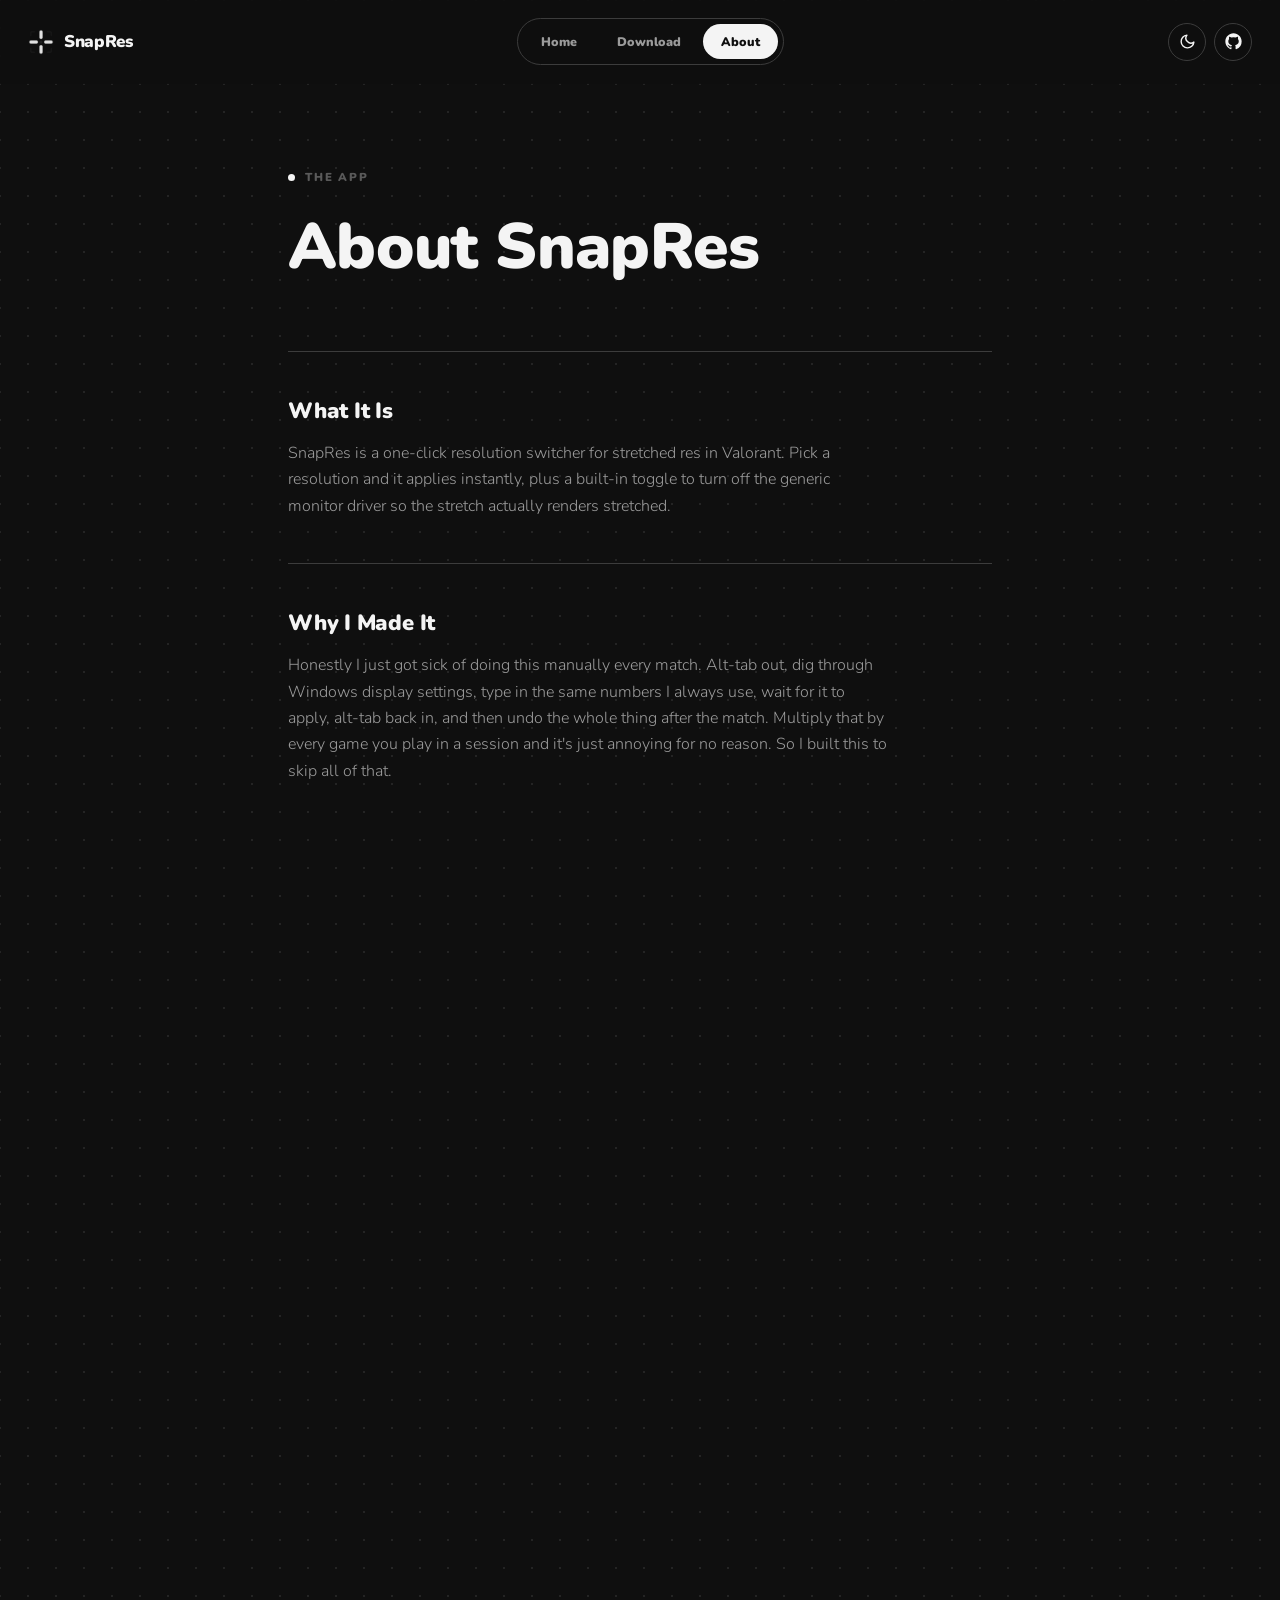
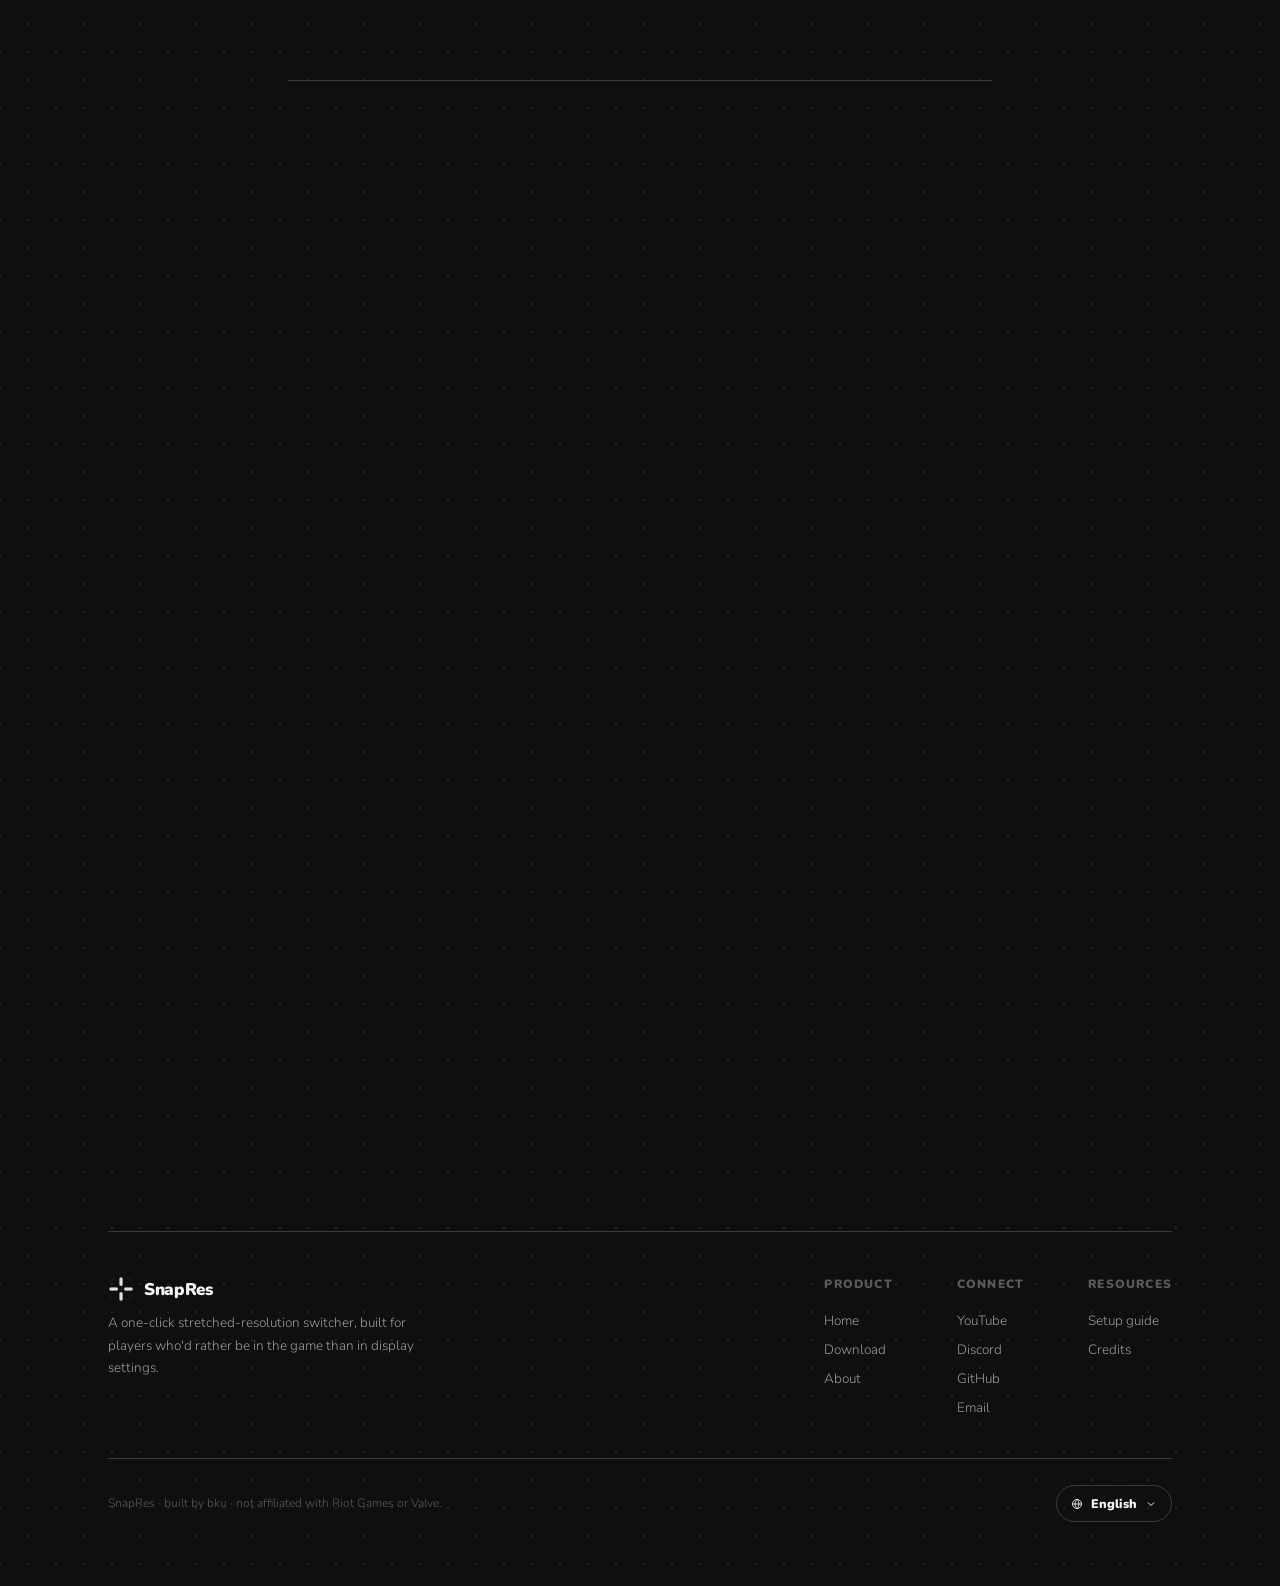
<file: about.html>
<!DOCTYPE html>
<html lang="en">
<head>
<meta charset="UTF-8">
<meta name="viewport" content="width=device-width, initial-scale=1">
<title>About SnapRes</title>
<meta name="description" content="Why SnapRes exists, what it does, and how to reach bku, the developer behind it.">
<link rel="icon" href="assets/icons/favicon.ico">
<link rel="apple-touch-icon" href="assets/img/Logo_Main.png">
<link rel="stylesheet" href="assets/css/tokens.css">
<link rel="stylesheet" href="assets/css/main.css">
</head>
<body data-page="about">
<div class="page-veil"></div>

<nav class="nav">
  <a class="nav__brand" href="index.html">
    <span class="nav__mark"><img data-logo data-src-dark="assets/img/Logo_Dark.png" data-src-light="assets/img/Logo_Main.png" src="assets/img/Logo_Dark.png" alt="" width="26" height="26"></span>
    <span class="nav__word">SnapRes</span>
  </a>

  <div class="nav__links" data-nav-links>
    <a class="nav__link" data-page="home" data-i18n="nav_home" href="index.html">Home</a>
    <a class="nav__link" data-page="download" data-i18n="nav_download" href="download.html">Download</a>
    <a class="nav__link" data-page="about" data-i18n="nav_about" href="about.html">About</a>
  </div>

  <div class="nav__tools">
    <button class="icon-btn" data-theme-toggle aria-label="Toggle theme">
      <svg class="icon-sun" viewBox="0 0 24 24" fill="none" stroke="currentColor" stroke-width="2" stroke-linecap="round"><circle cx="12" cy="12" r="4"/><path d="M12 2v2M12 20v2M4.9 4.9l1.4 1.4M17.7 17.7l1.4 1.4M2 12h2M20 12h2M4.9 19.1l1.4-1.4M17.7 6.3l1.4-1.4"/></svg>
      <svg class="icon-moon" viewBox="0 0 24 24" fill="none" stroke="currentColor" stroke-width="2" stroke-linecap="round" stroke-linejoin="round"><path d="M21 12.8A9 9 0 1 1 11.2 3 7 7 0 0 0 21 12.8Z"/></svg>
    </button>
    <a class="icon-btn" data-cfg="GITHUB_REPO_URL" href="https://github.com/bkuwu/SnapRes" target="_blank" rel="noopener" aria-label="GitHub">
      <svg viewBox="0 0 24 24" fill="currentColor"><path d="M12 .5C5.65.5.5 5.65.5 12c0 5.09 3.29 9.39 7.86 10.91.57.1.79-.25.79-.55 0-.27-.01-1.16-.02-2.11-3.2.7-3.88-1.36-3.88-1.36-.53-1.34-1.28-1.7-1.28-1.7-1.05-.72.08-.71.08-.71 1.16.08 1.77 1.19 1.77 1.19 1.03 1.77 2.7 1.26 3.36.96.1-.75.4-1.26.73-1.55-2.55-.29-5.23-1.28-5.23-5.68 0-1.25.45-2.28 1.19-3.08-.12-.29-.52-1.46.11-3.05 0 0 .97-.31 3.18 1.18a11.1 11.1 0 0 1 5.79 0c2.2-1.49 3.17-1.18 3.17-1.18.64 1.59.24 2.76.12 3.05.74.8 1.19 1.83 1.19 3.08 0 4.41-2.69 5.38-5.25 5.67.41.36.78 1.06.78 2.15 0 1.55-.01 2.8-.01 3.18 0 .31.21.66.79.55A11.5 11.5 0 0 0 23.5 12C23.5 5.65 18.35.5 12 .5z"/></svg>
    </a>
    <button class="icon-btn nav__burger" data-nav-burger aria-label="Menu">
      <svg viewBox="0 0 24 24" fill="none" stroke="currentColor" stroke-width="1.8" stroke-linecap="round"><path d="M4 7h16M4 12h16M4 17h16"/></svg>
    </button>
  </div>
</nav>

<header class="section" style="padding-top:168px; padding-bottom:40px;">
  <div class="container" style="max-width:760px;">
    <p class="eyebrow reveal" data-i18n="about_eyebrow">The App</p>
    <h1 class="reveal" style="font-size:clamp(38px,6vw,64px); margin-top:16px;" data-i18n="about_title">About SnapRes</h1>
  </div>
</header>

<section class="section" style="padding-top:20px;">
  <div class="container" style="max-width:760px;">

    <div class="reveal" style="padding:44px 0; border-top:1px solid var(--border);">
      <h2 style="font-size:22px; margin-bottom:14px;">What It Is</h2>
      <p style="font-size:16px; max-width:600px;">SnapRes is a one-click resolution switcher for stretched res in Valorant. Pick a resolution and it applies instantly, plus a built-in toggle to turn off the generic monitor driver so the stretch actually renders stretched.</p>
    </div>

    <div class="reveal" style="padding:44px 0; border-top:1px solid var(--border);">
      <h2 style="font-size:22px; margin-bottom:14px;">Why I Made It</h2>
      <p style="font-size:16px; max-width:600px;">Honestly I just got sick of doing this manually every match. Alt-tab out, dig through Windows display settings, type in the same numbers I always use, wait for it to apply, alt-tab back in, and then undo the whole thing after the match. Multiply that by every game you play in a session and it's just annoying for no reason. So I built this to skip all of that.</p>
    </div>

    <div class="reveal" style="padding:44px 0; border-top:1px solid var(--border); border-bottom:1px solid var(--border);">
      <h2 style="font-size:22px; margin-bottom:14px;">Why It's Worth Using</h2>
      <p style="font-size:16px; max-width:600px;">It's genuinely just one click now instead of a whole process. No ads, no account, no background junk running when you're not using it. It does the one thing it's supposed to do and gets out of your way. If stretched res is part of your setup, this just saves you the hassle every single game.</p>
    </div>

  </div>
</section>

<section class="section--tight">
  <div class="container" style="display:flex; justify-content:center;">
    <div class="reveal snapframe">
      <span class="sf-corner sf-corner--tr"></span><span class="sf-corner sf-corner--bl"></span>
      <div style="width:180px; height:180px; border-radius:50%; background:var(--panel); border:1px solid var(--border); display:grid; place-items:center;">
        <img data-logo data-src-dark="assets/img/Logo_Dark.png" data-src-light="assets/img/Logo_Main.png" src="assets/img/Logo_Dark.png" alt="SnapRes logo mark" width="86" height="86">
      </div>
    </div>
  </div>
</section>

<section class="section" id="credits">
  <div class="container" style="max-width:760px;">
    <hr class="rule" style="margin-bottom:70px;">
    <p class="eyebrow reveal" data-i18n="credits_eyebrow">Behind It</p>
    <h2 class="reveal" style="font-size:clamp(26px,3.6vw,40px); margin:14px 0 16px;" data-i18n="credits_title">Credits</h2>
    <p class="reveal" style="font-size:15.5px; max-width:520px; margin-bottom:32px;" data-i18n="credits_body">
      SnapRes is built and maintained by bku. Questions, suggestions, or just want to see what's next, the links below are the best way to reach out.
    </p>

    <div class="reveal" style="display:flex; gap:14px; flex-wrap:wrap; margin-bottom:60px;">
      <a class="btn btn--ghost" data-cfg="YOUTUBE_URL" href="https://www.youtube.com/@bkuuuuu" target="_blank" rel="noopener">
        <svg width="15" height="15" viewBox="0 0 24 24" fill="currentColor"><rect x="2" y="5" width="20" height="14" rx="4"/><path d="M10 9l6 3-6 3V9z" fill="var(--panel)"/></svg>
        <span data-i18n="footer_youtube">YouTube</span>
      </a>
      <a class="btn btn--ghost" data-cfg="DISCORD_URL" href="https://discord.gg/MzX9wJ6Tyf" target="_blank" rel="noopener">
        <svg width="15" height="15" viewBox="0 0 24 24" fill="currentColor"><path d="M20.317 4.37a19.79 19.79 0 0 0-4.885-1.515.074.074 0 0 0-.079.037c-.21.375-.444.864-.608 1.25a18.27 18.27 0 0 0-5.487 0 12.64 12.64 0 0 0-.617-1.25.077.077 0 0 0-.079-.037A19.736 19.736 0 0 0 3.677 4.37a.07.07 0 0 0-.032.027C.533 9.046-.32 13.58.099 18.057a.082.082 0 0 0 .031.057 19.9 19.9 0 0 0 5.993 3.03.078.078 0 0 0 .084-.028 14.09 14.09 0 0 0 1.226-1.994.076.076 0 0 0-.041-.106 13.107 13.107 0 0 1-1.872-.892.077.077 0 0 1-.008-.128c.126-.094.252-.192.373-.291a.074.074 0 0 1 .077-.01c3.928 1.793 8.18 1.793 12.062 0a.074.074 0 0 1 .078.01c.121.099.247.198.373.292a.077.077 0 0 1-.006.127 12.3 12.3 0 0 1-1.873.892.076.076 0 0 0-.041.107c.36.698.772 1.362 1.225 1.993a.076.076 0 0 0 .084.028 19.84 19.84 0 0 0 6.002-3.03.077.077 0 0 0 .032-.054c.5-5.177-.838-9.674-3.549-13.66a.061.061 0 0 0-.031-.03zM8.02 15.33c-1.183 0-2.157-1.085-2.157-2.419 0-1.333.955-2.419 2.157-2.419 1.21 0 2.176 1.096 2.157 2.42 0 1.333-.955 2.418-2.157 2.418zm7.975 0c-1.183 0-2.157-1.085-2.157-2.419 0-1.333.955-2.419 2.157-2.419 1.21 0 2.176 1.096 2.157 2.42 0 1.333-.946 2.418-2.157 2.418z"/></svg>
        <span data-i18n="footer_discord">Discord</span>
      </a>
      <a class="btn btn--ghost" data-cfg="GITHUB_REPO_URL" href="https://github.com/bkuwu/SnapRes" target="_blank" rel="noopener">
        <svg width="15" height="15" viewBox="0 0 24 24" fill="currentColor"><path d="M12 .5C5.65.5.5 5.65.5 12c0 5.09 3.29 9.39 7.86 10.91.57.1.79-.25.79-.55 0-.27-.01-1.16-.02-2.11-3.2.7-3.88-1.36-3.88-1.36-.53-1.34-1.28-1.7-1.28-1.7-1.05-.72.08-.71.08-.71 1.16.08 1.77 1.19 1.77 1.19 1.03 1.77 2.7 1.26 3.36.96.1-.75.4-1.26.73-1.55-2.55-.29-5.23-1.28-5.23-5.68 0-1.25.45-2.28 1.19-3.08-.12-.29-.52-1.46.11-3.05 0 0 .97-.31 3.18 1.18a11.1 11.1 0 0 1 5.79 0c2.2-1.49 3.17-1.18 3.17-1.18.64 1.59.24 2.76.12 3.05.74.8 1.19 1.83 1.19 3.08 0 4.41-2.69 5.38-5.25 5.67.41.36.78 1.06.78 2.15 0 1.55-.01 2.8-.01 3.18 0 .31.21.66.79.55A11.5 11.5 0 0 0 23.5 12C23.5 5.65 18.35.5 12 .5z"/></svg>
        <span data-i18n="footer_github">GitHub</span>
      </a>
      <a class="btn btn--ghost" data-cfg="CONTACT_EMAIL" data-cfg-text="CONTACT_EMAIL" href="mailto:hakobennadja66@gmail.com">
        <svg width="15" height="15" viewBox="0 0 24 24" fill="none" stroke="currentColor" stroke-width="1.8"><rect x="3" y="5" width="18" height="14" rx="2"/><path d="M3 7l9 6 9-6"/></svg>
        hakobennadja66@gmail.com
      </a>
    </div>

    <div class="reveal" style="background:var(--panel); border:1px solid var(--border); border-radius:var(--radius-lg); padding:34px;">
      <h3 style="font-size:16px; margin-bottom:12px;" data-i18n="support_title">Support the project</h3>
      <p style="font-size:14.5px; max-width:520px;" data-i18n="support_body">SnapRes is free and always will be. If it saved you some time and you feel like tossing a couple bucks my way, it's never expected, always appreciated.</p>
    </div>

    <div class="reveal" style="background:var(--panel); border:1px solid var(--border); border-radius:var(--radius-lg); padding:34px; margin-top:20px;">
      <h3 style="font-size:16px; margin-bottom:12px;" data-i18n="contact_title">Send a message</h3>
      <p style="font-size:14.5px; max-width:520px; margin-bottom:22px;" data-i18n="contact_body">Bug report, feature idea, or just want to say hi, fill this in and it'll open your email client with everything ready to send.</p>
      <form class="contact-form" data-contact-form>
        <div class="contact-form__row">
          <input type="text" data-cf-name placeholder="Your name" autocomplete="name" required>
          <input type="email" data-cf-email placeholder="Your email" autocomplete="email" required>
        </div>
        <textarea data-cf-message rows="4" placeholder="What's up?" required></textarea>
        <button type="submit" class="btn btn--primary" data-i18n="contact_send">Send message</button>
      </form>
    </div>
  </div>
</section>

<footer class="footer">
  <div class="container">
    <hr class="rule">
    <div class="footer__top" style="padding-top:44px;">
      <div class="footer__brand">
        <div class="nav__brand"><span class="nav__mark"><img data-logo data-src-dark="assets/img/Logo_Dark.png" data-src-light="assets/img/Logo_Main.png" src="assets/img/Logo_Dark.png" alt="" width="22" height="22"></span><span class="nav__word">SnapRes</span></div>
        <p data-i18n="footer_tagline">A one-click stretched-resolution switcher, built for players who'd rather be in the game than in display settings.</p>
      </div>
      <div class="footer__cols">
        <div class="footer__col">
          <h4 data-i18n="footer_product">Product</h4>
          <a href="index.html" data-i18n="footer_home">Home</a>
          <a href="download.html" data-i18n="footer_download">Download</a>
          <a href="about.html" data-i18n="footer_about">About</a>
        </div>
        <div class="footer__col">
          <h4 data-i18n="footer_connect">Connect</h4>
          <a data-cfg="YOUTUBE_URL" href="https://www.youtube.com/@bkuuuuu" target="_blank" rel="noopener" data-i18n="footer_youtube">YouTube</a>
          <a data-cfg="DISCORD_URL" href="https://discord.gg/MzX9wJ6Tyf" target="_blank" rel="noopener" data-i18n="footer_discord">Discord</a>
          <a data-cfg="GITHUB_REPO_URL" href="https://github.com/bkuwu/SnapRes" target="_blank" rel="noopener" data-i18n="footer_github">GitHub</a>
          <a data-cfg="CONTACT_EMAIL" data-cfg-text="CONTACT_EMAIL" href="mailto:hakobennadja66@gmail.com" data-i18n="footer_email">Email</a>
        </div>
        <div class="footer__col">
          <h4 data-i18n="footer_resources">Resources</h4>
          <a href="download.html#setup" data-i18n="footer_help">Setup guide</a>
          <a href="about.html#credits" data-i18n="footer_credits">Credits</a>
        </div>
      </div>
    </div>
    <hr class="rule">
    <div class="footer__bottom">
      <p class="footer__copy" data-i18n="footer_copy">SnapRes · built by bku · not affiliated with Riot Games or Valve.</p>
      <div class="lang-select">
        <button class="lang-select__btn" data-lang-toggle type="button">
          <svg viewBox="0 0 24 24" fill="none" stroke="currentColor" stroke-width="1.8"><circle cx="12" cy="12" r="9"/><path d="M3 12h18M12 3c2.5 2.7 3.8 6 3.8 9s-1.3 6.3-3.8 9c-2.5-2.7-3.8-6-3.8-9s1.3-6.3 3.8-9z"/></svg>
          <span data-lang-label>English</span>
          <svg viewBox="0 0 24 24" fill="none" stroke="currentColor" stroke-width="2"><path d="M6 9l6 6 6-6"/></svg>
        </button>
        <div class="lang-select__menu" data-lang-menu></div>
      </div>
    </div>
  </div>
</footer>

<script src="assets/js/config.js"></script>
<script src="assets/js/analytics.js"></script>
<script src="assets/js/i18n.js"></script>
<script src="assets/js/app.js"></script>
</body>
</html>
</file>
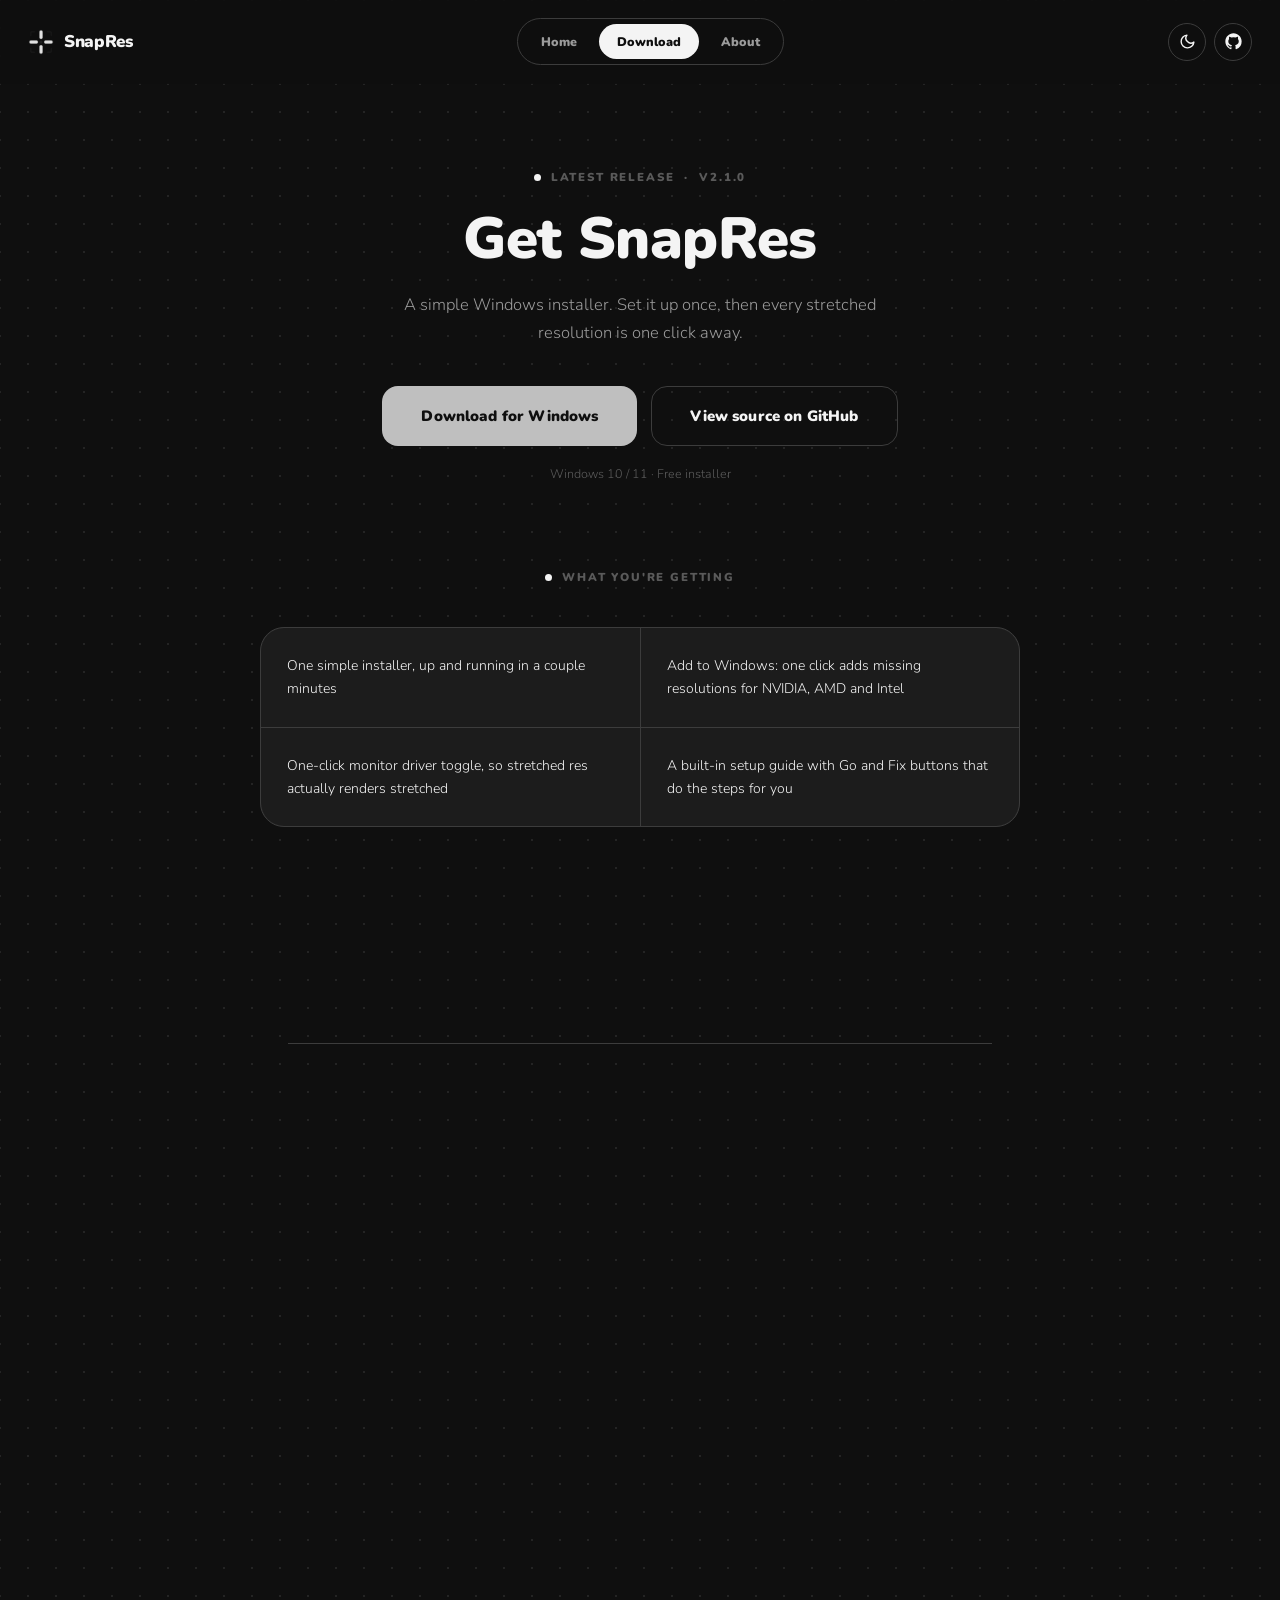
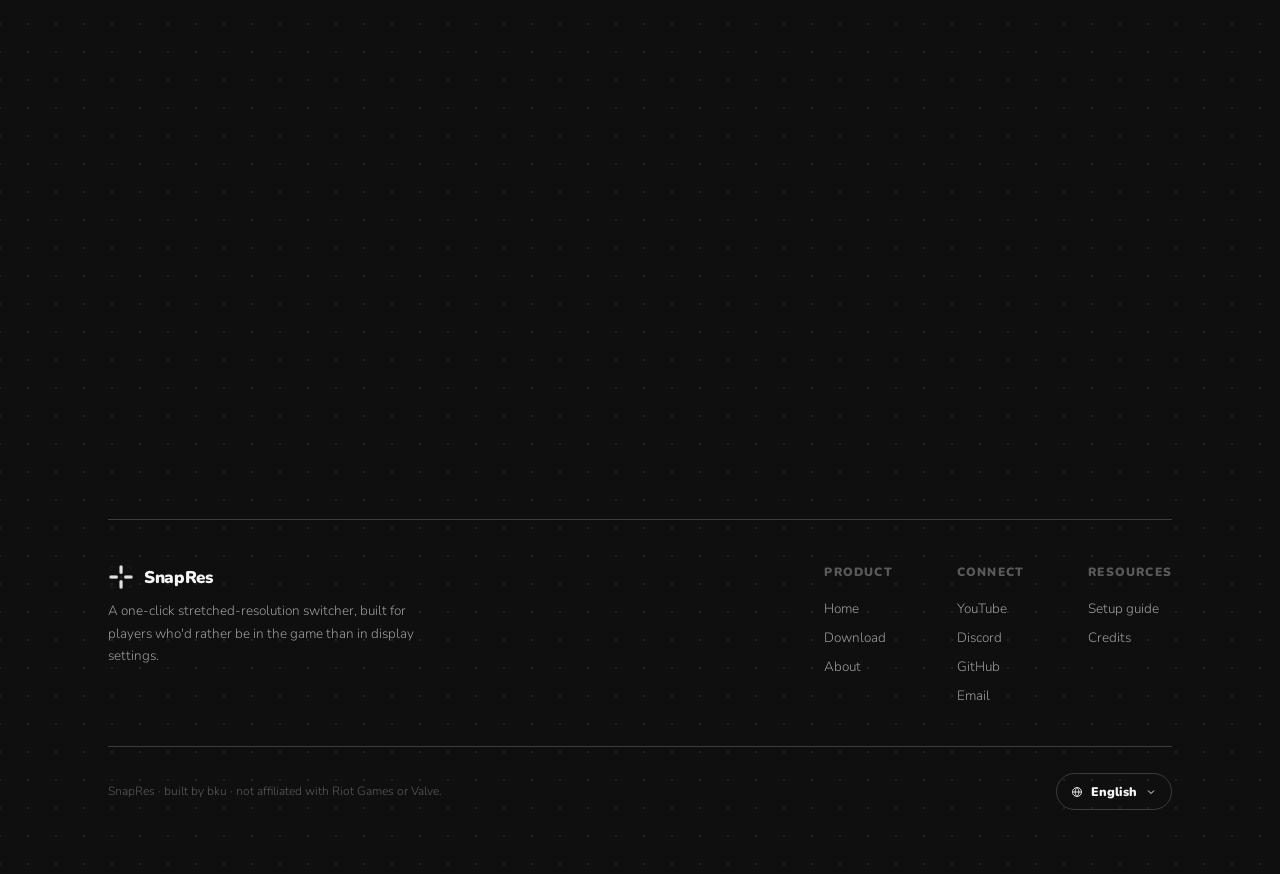
<file: download.html>
<!DOCTYPE html>
<html lang="en">
<head>
<meta charset="UTF-8">
<meta name="viewport" content="width=device-width, initial-scale=1">
<title>Download SnapRes: Free for Windows</title>
<meta name="description" content="Download SnapRes: a free Windows installer for switching stretched competitive resolutions in one click.">
<link rel="icon" href="assets/icons/favicon.ico">
<link rel="apple-touch-icon" href="assets/img/Logo_Main.png">
<link rel="stylesheet" href="assets/css/tokens.css">
<link rel="stylesheet" href="assets/css/main.css">
<style>
.download-counter-badge{
  display:inline-flex; align-items:center; gap:11px;
  padding:12px 22px; margin-top:22px;
  border:1px solid var(--border); border-radius:99px;
  background:var(--panel);
  box-shadow:0 0 0 8px var(--glow);
}
.download-counter-badge .dot{
  width:8px; height:8px; border-radius:50%;
  background:var(--status-ok);
  box-shadow:0 0 0 4px color-mix(in srgb, var(--status-ok) 22%, transparent);
  flex:0 0 auto;
}
.download-counter-badge .num{
  font-family:var(--font-title);
  font-size:22px;
  line-height:1;
  color:var(--text-main);
}
.download-counter-badge .label{
  font-family:var(--font-body);
  font-size:13.5px;
  color:var(--text-dim);
}
</style>
</head>
<body data-page="download">
<div class="page-veil"></div>

<nav class="nav">
  <a class="nav__brand" href="index.html">
    <span class="nav__mark"><img data-logo data-src-dark="assets/img/Logo_Dark.png" data-src-light="assets/img/Logo_Main.png" src="assets/img/Logo_Dark.png" alt="" width="26" height="26"></span>
    <span class="nav__word">SnapRes</span>
  </a>

  <div class="nav__links" data-nav-links>
    <a class="nav__link" data-page="home" data-i18n="nav_home" href="index.html">Home</a>
    <a class="nav__link" data-page="download" data-i18n="nav_download" href="download.html">Download</a>
    <a class="nav__link" data-page="about" data-i18n="nav_about" href="about.html">About</a>
  </div>

  <div class="nav__tools">
    <button class="icon-btn" data-theme-toggle aria-label="Toggle theme">
      <svg class="icon-sun" viewBox="0 0 24 24" fill="none" stroke="currentColor" stroke-width="2" stroke-linecap="round"><circle cx="12" cy="12" r="4"/><path d="M12 2v2M12 20v2M4.9 4.9l1.4 1.4M17.7 17.7l1.4 1.4M2 12h2M20 12h2M4.9 19.1l1.4-1.4M17.7 6.3l1.4-1.4"/></svg>
      <svg class="icon-moon" viewBox="0 0 24 24" fill="none" stroke="currentColor" stroke-width="2" stroke-linecap="round" stroke-linejoin="round"><path d="M21 12.8A9 9 0 1 1 11.2 3 7 7 0 0 0 21 12.8Z"/></svg>
    </button>
    <a class="icon-btn" data-cfg="GITHUB_REPO_URL" href="https://github.com/bkuwu/SnapRes" target="_blank" rel="noopener" aria-label="GitHub">
      <svg viewBox="0 0 24 24" fill="currentColor"><path d="M12 .5C5.65.5.5 5.65.5 12c0 5.09 3.29 9.39 7.86 10.91.57.1.79-.25.79-.55 0-.27-.01-1.16-.02-2.11-3.2.7-3.88-1.36-3.88-1.36-.53-1.34-1.28-1.7-1.28-1.7-1.05-.72.08-.71.08-.71 1.16.08 1.77 1.19 1.77 1.19 1.03 1.77 2.7 1.26 3.36.96.1-.75.4-1.26.73-1.55-2.55-.29-5.23-1.28-5.23-5.68 0-1.25.45-2.28 1.19-3.08-.12-.29-.52-1.46.11-3.05 0 0 .97-.31 3.18 1.18a11.1 11.1 0 0 1 5.79 0c2.2-1.49 3.17-1.18 3.17-1.18.64 1.59.24 2.76.12 3.05.74.8 1.19 1.83 1.19 3.08 0 4.41-2.69 5.38-5.25 5.67.41.36.78 1.06.78 2.15 0 1.55-.01 2.8-.01 3.18 0 .31.21.66.79.55A11.5 11.5 0 0 0 23.5 12C23.5 5.65 18.35.5 12 .5z"/></svg>
    </a>
    <button class="icon-btn nav__burger" data-nav-burger aria-label="Menu">
      <svg viewBox="0 0 24 24" fill="none" stroke="currentColor" stroke-width="1.8" stroke-linecap="round"><path d="M4 7h16M4 12h16M4 17h16"/></svg>
    </button>
  </div>
</nav>

<header class="section" style="padding-top:168px; padding-bottom:36px;">
  <div class="container" style="text-align:center; max-width:720px;">
    <p class="eyebrow reveal" style="justify-content:center; margin:0 auto 22px;">
      <span data-i18n="download_eyebrow">Latest Release</span> · <span data-cfg-text="VERSION_LABEL">v2.0.0</span>
    </p>
    <h1 class="reveal" style="font-size:clamp(36px,6vw,58px); line-height:1.04; transition-delay:.06s;" data-i18n="download_title">Get SnapRes</h1>
    <p class="reveal" style="font-size:16.5px; max-width:480px; margin:22px auto 0; transition-delay:.12s;" data-i18n="download_sub">
      A simple Windows installer. Set it up once, then every stretched resolution is one click away.
    </p>

    <div class="reveal" style="display:flex; gap:14px; justify-content:center; margin-top:40px; flex-wrap:wrap; transition-delay:.18s;">
      <span class="btn__bracket-frame snap-target">
        <span class="bracket bracket--tl"></span><span class="bracket bracket--tr"></span><span class="bracket bracket--bl"></span><span class="bracket bracket--br"></span>
        <a class="btn btn--primary btn--lg" data-cfg="DOWNLOAD_URL" href="https://github.com/bkuwu/SnapRes/releases/download/v2.0.0/SnapRes.Setup.2.0.0.exe" id="main-download-btn" onclick="window.SnapResTrackDownload &amp;&amp; window.SnapResTrackDownload();"
          <svg width="15" height="15" viewBox="0 0 24 24" fill="none" stroke="currentColor" stroke-width="2" stroke-linecap="round" stroke-linejoin="round"><path d="M12 3v13M6 11l6 6 6-6M5 21h14"/></svg>
          <span data-i18n="download_button">Download for Windows</span>
        </a>
      </span>
      <a class="btn btn--ghost btn--lg" data-cfg="GITHUB_REPO_URL" href="https://github.com/bkuwu/SnapRes" target="_blank" rel="noopener" data-i18n="download_github_btn">View source on GitHub</a>
    </div>
    <p class="reveal" style="font-size:12.5px; color:var(--text-dimmer); margin-top:18px; transition-delay:.22s;" data-i18n="download_note">Windows 10 / 11 · Free installer</p>
    <div class="reveal" id="downloadCounter" style="display:none; transition-delay:.26s; text-align:center;">
      <div class="download-counter-badge">
        <span class="dot"></span>
        <span class="num" id="downloadCountNum">0</span>
        <span class="label" data-i18n="download_count_label">people have downloaded SnapRes so far</span>
      </div>
    </div>
  </div>
</header>

<section class="section section--tight" style="padding-top:48px;">
  <div class="container">
    <p class="eyebrow reveal" style="justify-content:center; margin:0 auto 40px;" data-i18n="req_title">What you're getting</p>
    <div class="stagger grid-2x2">
      <div class="reveal" style="--i:0; background:var(--panel); padding:26px;">
        <p style="font-size:14px; color:var(--text-main);" data-i18n="req1">One simple installer, up and running in a couple minutes</p>
      </div>
      <div class="reveal" style="--i:1; background:var(--panel); padding:26px;">
        <p style="font-size:14px; color:var(--text-main);" data-i18n="req2">Instant switching between saved presets and custom resolutions</p>
      </div>
      <div class="reveal" style="--i:2; background:var(--panel); padding:26px;">
        <p style="font-size:14px; color:var(--text-main);" data-i18n="req3">One-click monitor driver toggle, so stretched res actually renders stretched</p>
      </div>
      <div class="reveal" style="--i:3; background:var(--panel); padding:26px;">
        <p style="font-size:14px; color:var(--text-main);" data-i18n="req4">Light and dark themes, matched to your desktop</p>
      </div>
    </div>
  </div>
</section>

<section class="section" id="setup">
  <div class="container" style="max-width:760px;">
    <hr class="rule" style="margin-bottom:70px;">
    <p class="eyebrow reveal" data-i18n="setup_eyebrow">Before You Switch</p>
    <h2 class="reveal" style="font-size:clamp(26px,3.4vw,38px); margin:14px 0 12px;" data-i18n="setup_title">Quick setup</h2>
    <p class="reveal" style="font-size:15px; max-width:480px; margin-bottom:48px;" data-i18n="setup_sub">A few one-time steps so stretched res actually applies correctly in-game.</p>

    <div class="stagger">
      <div class="reveal" style="--i:0; display:flex; gap:20px; padding:22px 0; border-top:1px solid var(--border);">
        <span style="font-family:var(--font-title); color:var(--text-dimmer); font-size:13px; padding-top:2px;">01</span>
        <div><h3 style="font-size:15.5px; margin-bottom:6px;" data-i18n="setup1_t">Add every resolution as a custom resolution</h3><p style="font-size:13.5px;" data-i18n="setup1_b">Windows can only switch to a resolution your GPU driver already knows. Add each stretched resolution manually in NVIDIA Control Panel, AMD Software, or Intel Graphics Software so SnapRes can switch to it instantly.</p></div>
      </div>
      <div class="reveal" style="--i:1; display:flex; gap:20px; padding:22px 0; border-top:1px solid var(--border);">
        <span style="font-family:var(--font-title); color:var(--text-dimmer); font-size:13px; padding-top:2px;">02</span>
        <div><h3 style="font-size:15.5px; margin-bottom:6px;" data-i18n="setup2_t">Set your GPU scaling to Full Screen</h3><p style="font-size:13.5px;" data-i18n="setup2_b">In that same control panel, set the scaling option to Full Screen instead of Aspect Ratio or Centered, so the stretched resolution fills the whole monitor.</p></div>
      </div>
      <div class="reveal" style="--i:2; display:flex; gap:20px; padding:22px 0; border-top:1px solid var(--border);">
        <span style="font-family:var(--font-title); color:var(--text-dimmer); font-size:13px; padding-top:2px;">03</span>
        <div><h3 style="font-size:15.5px; margin-bottom:6px;" data-i18n="setup3_t">Turn off the monitor driver</h3><p style="font-size:13.5px;" data-i18n="setup3_b">Use the driver card above the resolution buttons in the app. Click Turn off, approve the single Windows permission prompt, and you're done.</p></div>
      </div>
      <div class="reveal" style="--i:3; display:flex; gap:20px; padding:22px 0; border-top:1px solid var(--border);">
        <span style="font-family:var(--font-title); color:var(--text-dimmer); font-size:13px; padding-top:2px;">04</span>
        <div><h3 style="font-size:15.5px; margin-bottom:6px;" data-i18n="setup4_t">Set your game to windowed fullscreen and Fill</h3><p style="font-size:13.5px;" data-i18n="setup4_b">In your game's video settings, set Display Mode to Windowed Fullscreen and Aspect Ratio to Fill.</p></div>
      </div>
      <div class="reveal" style="--i:4; display:flex; gap:20px; padding:22px 0; border-top:1px solid var(--border); border-bottom:1px solid var(--border);">
        <span style="font-family:var(--font-title); color:var(--text-dimmer); font-size:13px; padding-top:2px;">05</span>
        <div><h3 style="font-size:15.5px; margin-bottom:6px;" data-i18n="setup5_t">Only switch once you're in a match</h3><p style="font-size:13.5px;" data-i18n="setup5_b">Stretched resolutions apply cleanest once you're fully loaded in. Do it there, not at the menu or agent select.</p></div>
      </div>
    </div>
  </div>
</section>

<footer class="footer">
  <div class="container">
    <hr class="rule">
    <div class="footer__top" style="padding-top:44px;">
      <div class="footer__brand">
        <div class="nav__brand"><span class="nav__mark"><img data-logo data-src-dark="assets/img/Logo_Dark.png" data-src-light="assets/img/Logo_Main.png" src="assets/img/Logo_Dark.png" alt="" width="22" height="22"></span><span class="nav__word">SnapRes</span></div>
        <p data-i18n="footer_tagline">A one-click stretched-resolution switcher, built for players who'd rather be in the game than in display settings.</p>
      </div>
      <div class="footer__cols">
        <div class="footer__col">
          <h4 data-i18n="footer_product">Product</h4>
          <a href="index.html" data-i18n="footer_home">Home</a>
          <a href="download.html" data-i18n="footer_download">Download</a>
          <a href="about.html" data-i18n="footer_about">About</a>
        </div>
        <div class="footer__col">
          <h4 data-i18n="footer_connect">Connect</h4>
          <a data-cfg="YOUTUBE_URL" href="https://www.youtube.com/@bkuuuuu" target="_blank" rel="noopener" data-i18n="footer_youtube">YouTube</a>
          <a data-cfg="DISCORD_URL" href="https://discord.gg/MzX9wJ6Tyf" target="_blank" rel="noopener" data-i18n="footer_discord">Discord</a>
          <a data-cfg="GITHUB_REPO_URL" href="https://github.com/bkuwu/SnapRes" target="_blank" rel="noopener" data-i18n="footer_github">GitHub</a>
          <a data-cfg="CONTACT_EMAIL" data-cfg-text="CONTACT_EMAIL" href="mailto:hakobennadja66@gmail.com" data-i18n="footer_email">Email</a>
        </div>
        <div class="footer__col">
          <h4 data-i18n="footer_resources">Resources</h4>
          <a href="download.html#setup" data-i18n="footer_help">Setup guide</a>
          <a href="about.html#credits" data-i18n="footer_credits">Credits</a>
        </div>
      </div>
    </div>
    <hr class="rule">
    <div class="footer__bottom">
      <p class="footer__copy" data-i18n="footer_copy">SnapRes · built by bku · not affiliated with Riot Games or Valve.</p>
      <div class="lang-select">
        <button class="lang-select__btn" data-lang-toggle type="button">
          <svg viewBox="0 0 24 24" fill="none" stroke="currentColor" stroke-width="1.8"><circle cx="12" cy="12" r="9"/><path d="M3 12h18M12 3c2.5 2.7 3.8 6 3.8 9s-1.3 6.3-3.8 9c-2.5-2.7-3.8-6-3.8-9s1.3-6.3 3.8-9z"/></svg>
          <span data-lang-label>English</span>
          <svg viewBox="0 0 24 24" fill="none" stroke="currentColor" stroke-width="2"><path d="M6 9l6 6 6-6"/></svg>
        </button>
        <div class="lang-select__menu" data-lang-menu></div>
      </div>
    </div>
  </div>
</footer>

<script src="assets/js/config.js"></script>
<script src="assets/js/analytics.js"></script>
<script src="assets/js/download-counter.js"></script>
<script src="assets/js/i18n.js"></script>
<script src="assets/js/app.js"></script>
</body>
</html>
</file>
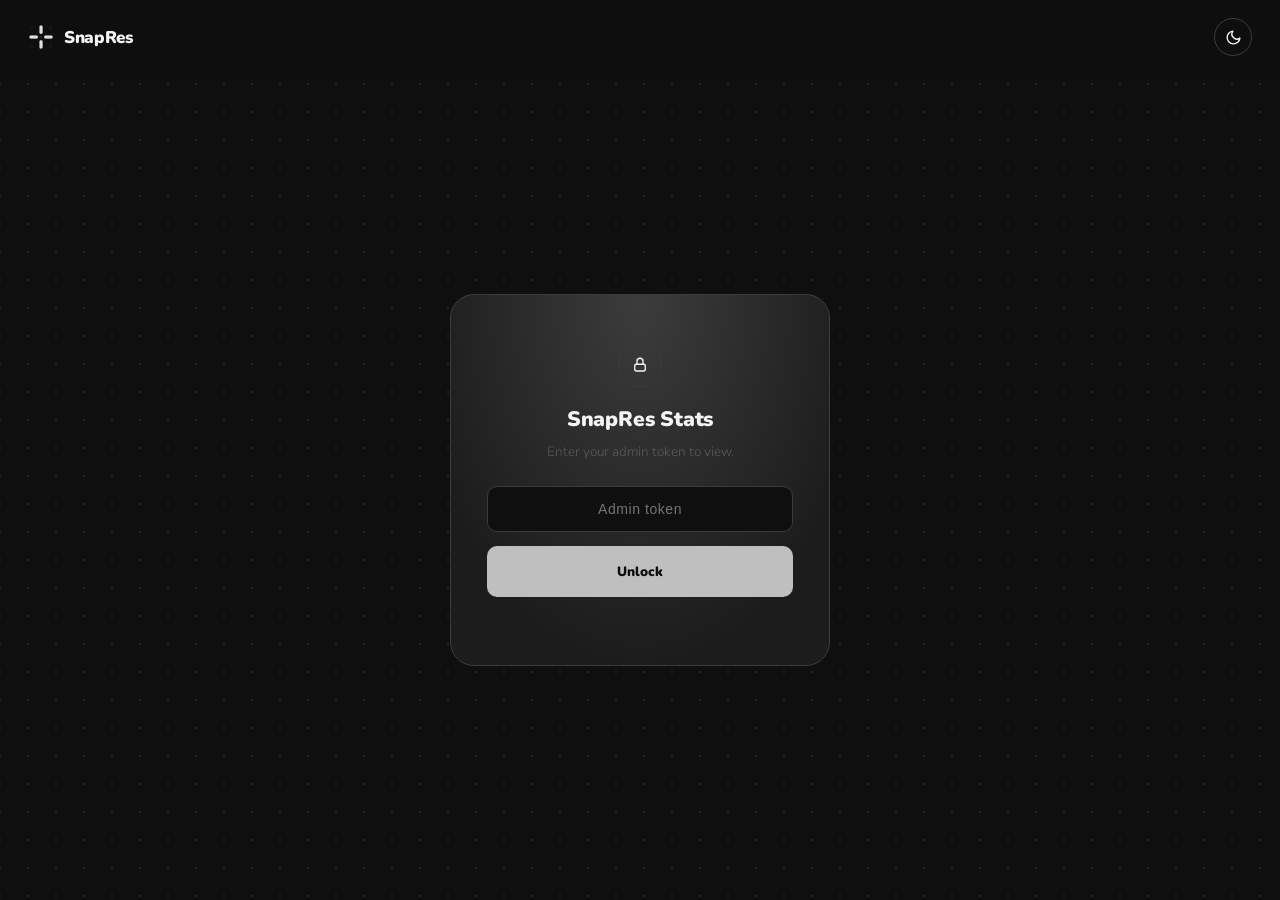
<file: stats.html>
<!DOCTYPE html>
<html lang="en">
<head>
<meta charset="UTF-8">
<meta name="viewport" content="width=device-width, initial-scale=1">
<title>SnapRes Stats</title>
<meta name="robots" content="noindex, nofollow">
<link rel="icon" href="assets/icons/favicon.ico">
<link rel="stylesheet" href="assets/css/tokens.css">
<link rel="stylesheet" href="assets/css/main.css">
<style>
  .stats-page{ min-height:100vh; display:flex; align-items:center; justify-content:center; padding:150px 24px 90px; }

  /* ---- gate ---- */
  .gate{
    position:relative; width:100%; max-width:380px; text-align:center;
    padding:48px 36px 40px;
    border:1px solid var(--border); border-radius:var(--radius-lg);
    background: radial-gradient(60% 100% at 50% 0%, var(--glow), transparent), var(--panel);
    transition:opacity .45s var(--ease-out), transform .45s var(--ease-out);
  }
  .gate.is-hiding{ opacity:0; transform:translateY(-18px) scale(.97); pointer-events:none; }
  .gate__mark{ width:44px; height:44px; margin:0 auto 18px; display:grid; place-items:center; border:1px solid var(--border); border-radius:50%; color:var(--text-main); }
  .gate__mark svg{ width:18px; height:18px; }
  .gate h2{ font-family:var(--font-title); font-size:21px; letter-spacing:-.01em; }
  .gate__sub{ color:var(--text-dimmer); font-size:13.5px; margin-top:8px; }
  .gate input{
    width:100%; padding:14px 16px; border-radius:var(--radius-sm); border:1px solid var(--border);
    background:var(--bg); color:var(--text-main); margin:22px 0 14px; font-size:14px; text-align:center; letter-spacing:.04em;
    transition:border-color .3s var(--ease-out), box-shadow .3s var(--ease-out);
  }
  .gate input:focus{ outline:none; border-color:var(--text-main); box-shadow:0 0 0 7px var(--glow); }
  .gate .btn{ width:100%; }
  .gate .btn.is-busy{ opacity:.65; pointer-events:none; }
  .err{ color:#ff6b6b; margin-top:14px; font-size:13px; min-height:14px; opacity:0; transform:translateY(-4px); transition:opacity .3s var(--ease-out), transform .3s var(--ease-out); }
  .err.is-shown{ opacity:1; transform:translateY(0); }

  /* ---- dashboard ---- */
  .stats-wrap{ width:100%; max-width:900px; opacity:0; transform:translateY(22px); transition:opacity .6s var(--ease-out), transform .6s var(--ease-out); }
  .stats-wrap.is-visible{ opacity:1; transform:translateY(0); }
  .stats-wrap h1{ font-size:28px; }
  .stats-grid{ display:grid; grid-template-columns:repeat(auto-fit,minmax(190px,1fr)); gap:1px; background:var(--border); border:1px solid var(--border); border-radius:var(--radius-lg); overflow:hidden; margin-top:28px; }
  .stat-card{ position:relative; background:var(--panel); padding:28px 22px; overflow:hidden; transition:transform .3s var(--ease-snap); }
  .stat-card:hover{ transform:translateY(-2px); }
  .stat-card::after{ content:""; position:absolute; inset:0; background:radial-gradient(130% 130% at 50% -30%, var(--glow), transparent); opacity:0; transition:opacity .4s var(--ease-out); pointer-events:none; }
  .stat-card:hover::after{ opacity:1; }
  .stat-card .num{ font-family:var(--font-title); font-size:33px; line-height:1; color:var(--text-main); font-variant-numeric:tabular-nums; }
  .stat-card .label{ display:flex; align-items:center; gap:6px; font-size:12.5px; color:var(--text-dimmer); margin-top:8px; }
  .stat-card.live .num{ color:var(--status-ok); }
  .live-dot{ width:7px; height:7px; border-radius:50%; background:var(--status-ok); flex:none; animation:livepulse 1.8s ease-out infinite; }
  @keyframes livepulse{
    0%{ box-shadow:0 0 0 0 rgba(127,227,172,.55); }
    70%{ box-shadow:0 0 0 8px rgba(127,227,172,0); }
    100%{ box-shadow:0 0 0 0 rgba(127,227,172,0); }
  }
  .stat-card.flash{ animation:cardflash 1s var(--ease-out); }
  @keyframes cardflash{ 0%{ box-shadow:inset 0 0 0 999px var(--glow-strong); } 100%{ box-shadow:inset 0 0 0 999px transparent; } }
  .refresh-note{ margin-top:26px; font-size:12.5px; color:var(--text-dimmer); text-align:center; }
</style>
</head>
<body data-page="stats">
<div class="page-veil"></div>

<nav class="nav">
  <a class="nav__brand" href="index.html">
    <span class="nav__mark"><img data-logo data-src-dark="assets/img/Logo_Dark.png" data-src-light="assets/img/Logo_Main.png" src="assets/img/Logo_Dark.png" alt="" width="26" height="26"></span>
    <span class="nav__word">SnapRes</span>
  </a>
  <div class="nav__tools">
    <button class="icon-btn" data-theme-toggle aria-label="Toggle theme">
      <svg class="icon-sun" viewBox="0 0 24 24" fill="none" stroke="currentColor" stroke-width="2" stroke-linecap="round"><circle cx="12" cy="12" r="4"/><path d="M12 2v2M12 20v2M4.9 4.9l1.4 1.4M17.7 17.7l1.4 1.4M2 12h2M20 12h2M4.9 19.1l1.4-1.4M17.7 6.3l1.4-1.4"/></svg>
      <svg class="icon-moon" viewBox="0 0 24 24" fill="none" stroke="currentColor" stroke-width="2" stroke-linecap="round" stroke-linejoin="round"><path d="M21 12.8A9 9 0 1 1 11.2 3 7 7 0 0 0 21 12.8Z"/></svg>
    </button>
  </div>
</nav>

<main class="stats-page">

  <div id="gate" class="gate reveal">
    <div class="gate__mark">
      <svg viewBox="0 0 24 24" fill="none" stroke="currentColor" stroke-width="1.8" stroke-linecap="round" stroke-linejoin="round"><rect x="5" y="11" width="14" height="9" rx="2"/><path d="M8 11V7a4 4 0 0 1 8 0v4"/></svg>
    </div>
    <h2>SnapRes Stats</h2>
    <p class="gate__sub">Enter your admin token to view.</p>
    <input type="password" id="tokenInput" placeholder="Admin token" autocomplete="off">
    <button class="btn btn--primary" id="unlockBtn">Unlock</button>
    <div class="err" id="gateErr"></div>
  </div>

  <div class="stats-wrap" id="dashboard" style="display:none;">
    <p class="eyebrow">Admin Only</p>
    <h1 style="margin-top:10px;">SnapRes Stats</h1>
    <div class="stats-grid" id="statsGrid"></div>
    <p class="refresh-note" id="refreshNote">Loading…</p>
  </div>

</main>

<script src="assets/js/config.js"></script>
<script src="assets/js/i18n.js"></script>
<script src="assets/js/app.js"></script>
<script>
(function () {
  "use strict";
  var CFG = window.SNAPRES_CONFIG || {};
  var ENDPOINT = CFG.STATS_API || "";
  var POLL_MS = 5000; // feels "live" without hammering the worker

  var gate = document.getElementById("gate");
  var dashboard = document.getElementById("dashboard");
  var grid = document.getElementById("statsGrid");
  var note = document.getElementById("refreshNote");
  var errBox = document.getElementById("gateErr");
  var unlockBtn = document.getElementById("unlockBtn");
  var tokenInput = document.getElementById("tokenInput");
  var pollTimer = null;
  var lastValues = {};
  var dashboardShown = false;

  var FIELDS = [
    { key: "live_now", label: "Live right now", live: true },
    { key: "pageviews_today", label: "Pageviews today" },
    { key: "unique_visitors_today", label: "Unique visitors today" },
    { key: "pageviews_total", label: "Pageviews (all-time)" },
    { key: "unique_visitors_total", label: "Unique visitors (all-time)" },
    { key: "downloads_total", label: "Downloads (all-time)" },
    { key: "downloads_unique", label: "Unique downloaders" }
  ];

  function easeOutQuart(t) { return 1 - Math.pow(1 - t, 4); }

  // Animate a stat-card's number counting up (or down) to its new value,
  // instead of just snapping to it, so a live change actually reads as "live".
  function animateNum(el, from, to, ms) {
    var start = null;
    from = Number(from) || 0;
    to = Number(to) || 0;
    if (from === to) { el.textContent = to.toLocaleString(); return; }
    function step(ts) {
      if (start === null) start = ts;
      var p = Math.min(1, (ts - start) / ms);
      var val = Math.round(from + (to - from) * easeOutQuart(p));
      el.textContent = val.toLocaleString();
      if (p < 1) requestAnimationFrame(step);
    }
    requestAnimationFrame(step);
  }

  function buildGrid() {
    grid.innerHTML = FIELDS.map(function (f) {
      return '<div class="stat-card' + (f.live ? ' live' : '') + '" data-key="' + f.key + '">' +
        '<div class="num" data-num>0</div>' +
        '<div class="label">' + (f.live ? '<span class="live-dot"></span>' : '') + f.label + '</div>' +
      '</div>';
    }).join("");
  }

  function render(data) {
    FIELDS.forEach(function (f) {
      var card = grid.querySelector('[data-key="' + f.key + '"]');
      if (!card) return;
      var numEl = card.querySelector("[data-num]");
      var newVal = Number(data[f.key]) || 0;
      var oldVal = lastValues[f.key];
      animateNum(numEl, oldVal === undefined ? 0 : oldVal, newVal, 1600);
      if (oldVal !== undefined && newVal !== oldVal) {
        card.classList.remove("flash");
        void card.offsetWidth; // restart animation
        card.classList.add("flash");
      }
      lastValues[f.key] = newVal;
    });
    note.textContent = "Updated " + new Date(data.generated_at).toLocaleTimeString() + " · refreshes every " + Math.round(POLL_MS / 1000) + "s";
  }

  function showDashboard() {
    buildGrid();
    dashboardShown = true;
    gate.classList.add("is-hiding");
    setTimeout(function () {
      gate.style.display = "none";
      dashboard.style.display = "block";
      requestAnimationFrame(function () { dashboard.classList.add("is-visible"); });
    }, 380);
  }

  function showError(msg) {
    errBox.textContent = msg;
    errBox.classList.add("is-shown");
  }

  function fetchStats(token) {
    unlockBtn.classList.add("is-busy");
    fetch(ENDPOINT + "/api/stats?token=" + encodeURIComponent(token))
      .then(function (r) {
        if (r.status === 401) throw new Error("unauthorized");
        return r.json();
      })
      .then(function (data) {
        unlockBtn.classList.remove("is-busy");
        errBox.classList.remove("is-shown");
        sessionStorage.setItem("snapres-stats-token", token);
        if (!dashboardShown) showDashboard();
        render(data);
        clearTimeout(pollTimer);
        pollTimer = setTimeout(function () { fetchStats(token); }, POLL_MS);
      })
      .catch(function () {
        unlockBtn.classList.remove("is-busy");
        showError("Wrong token, or the stats API isn't reachable.");
        sessionStorage.removeItem("snapres-stats-token");
      });
  }

  unlockBtn.addEventListener("click", function () {
    var token = tokenInput.value.trim();
    if (!token) return;
    errBox.classList.remove("is-shown");
    fetchStats(token);
  });
  tokenInput.addEventListener("keydown", function (e) {
    if (e.key === "Enter") unlockBtn.click();
  });

  if (!ENDPOINT) {
    showError("STATS_API isn't set in config.js yet.");
  } else {
    var saved = sessionStorage.getItem("snapres-stats-token");
    if (saved) fetchStats(saved);
  }
})();
</script>
</body>
</html>
</file>
<file: assets/css/tokens.css>
@font-face {
  font-family: "Nunito Black";
  src: url("../fonts/Nunito-Black.ttf") format("truetype");
  font-weight: 900;
  font-display: swap;
}
@font-face {
  font-family: "Nunito Light";
  src: url("../fonts/Nunito-Light.ttf") format("truetype");
  font-weight: 300;
  font-display: swap;
}

:root {
  
  --gray-900: #0F0F0F;
  --gray-800: #1C1C1C;
  --gray-700: #3C3C3C;
  --gray-600: #5A5A5A;
  --gray-500: #7A7A7A;
  --gray-400: #9B9B9B;
  --gray-300: #BFBFBF;
  --gray-200: #DCDCDC;
  --gray-100: #F4F4F4;
  --white: #FFFFFF;
  --black: #000000;

  
  --font-title: "Nunito Black", "Segoe UI Semibold", sans-serif;
  --font-body: "Nunito Light", "Segoe UI", sans-serif;

  
  --ease-snap: cubic-bezier(.16,.84,.32,1);
  --ease-out: cubic-bezier(.22,.61,.36,1);
  --dur-fast: .28s;
  --dur-med: .6s;
  --dur-slow: 1s;

  
  --radius-sm: 10px;
  --radius-md: 16px;
  --radius-lg: 24px;

  color-scheme: dark;
}

:root,
[data-theme="dark"] {
  --bg: var(--gray-900);
  --panel: var(--gray-800);
  --border: var(--gray-700);
  --border-soft: #242424;
  --text-main: var(--gray-100);
  --text-dim: var(--gray-400);
  --text-dimmer: var(--gray-600);
  --glow: rgba(255,255,255,.14);
  --glow-strong: rgba(255,255,255,.28);
  --status-ok: #7fe3ac;
  --btn-idle: var(--gray-300);
  --btn-hover: var(--white);
  --btn-text: var(--gray-900);
  --btn-hover-text: var(--gray-900);
  --scrim: rgba(15,15,15,.72);
}

[data-theme="light"] {
  color-scheme: light;
  --bg: var(--gray-100);
  --panel: var(--white);
  --border: var(--gray-200);
  --border-soft: #EFEFEF;
  --text-main: var(--gray-900);
  --text-dim: var(--gray-600);
  --text-dimmer: var(--gray-400);
  --glow: rgba(15,15,15,.10);
  --glow-strong: rgba(15,15,15,.18);
  --status-ok: #2f6f4f;
  --btn-idle: var(--gray-300);
  --btn-hover: var(--gray-900);
  --btn-text: var(--gray-900);
  --btn-hover-text: var(--white);
  --scrim: rgba(244,244,244,.72);
}
</file>
<file: assets/css/main.css>
*, *::before, *::after { box-sizing: border-box; }
html { scroll-behavior: smooth; }

html, body {
  margin: 0;
  padding: 0;
  background: var(--bg);
  color: var(--text-main);
  font-family: var(--font-body);
  -webkit-font-smoothing: antialiased;
  overflow-x: hidden;
}

body {
  background-image:
    radial-gradient(var(--border-soft) 1px, transparent 1px);
  background-size: 28px 28px;
  background-position: -14px -14px;
  transition: background-color var(--dur-med) var(--ease-out), color var(--dur-med) var(--ease-out);
}

[data-theme="light"] body { background-image: radial-gradient(var(--border) 1px, transparent 1px); }

::selection { background: var(--text-main); color: var(--bg); }

h1, h2, h3, h4 {
  font-family: var(--font-title);
  font-weight: 900;
  margin: 0;
  letter-spacing: -0.01em;
}

p { margin: 0; line-height: 1.65; color: var(--text-dim); }

a { color: inherit; text-decoration: none; }

img { max-width: 100%; display: block; }

button { font-family: var(--font-body); border: none; background: none; cursor: pointer; color: inherit; }

.container {
  width: 100%;
  max-width: 1120px;
  margin: 0 auto;
  padding: 0 28px;
}

.page-veil {
  position: fixed;
  inset: 0;
  background: var(--bg);
  z-index: 9999;
  pointer-events: none;
  opacity: 0;
  transition: opacity .38s var(--ease-out);
}
.page-veil.is-active { opacity: 1; pointer-events: all; }
body.is-loaded .page-veil { opacity: 0; }
body { opacity: 0; }
body.is-loaded { opacity: 1; transition: opacity .5s var(--ease-out); }

.nav {
  position: fixed;
  top: 0; left: 0; right: 0;
  z-index: 500;
  display: flex;
  align-items: center;
  justify-content: space-between;
  padding: 18px 28px;
  backdrop-filter: blur(14px) saturate(140%);
  -webkit-backdrop-filter: blur(14px) saturate(140%);
  background: color-mix(in srgb, var(--bg) 78%, transparent);
  border-bottom: 1px solid transparent;
  transition: border-color var(--dur-fast) var(--ease-out), background var(--dur-med) var(--ease-out);
}
.nav.is-scrolled { border-bottom-color: var(--border); }

.nav__brand { display: flex; align-items: center; gap: 10px; }
.nav__mark { width: 26px; height: 26px; }
.nav__mark img { width: 100%; height: 100%; }
.nav__word {
  font-family: var(--font-title);
  font-size: 17px;
  letter-spacing: -0.02em;
}

.nav__links {
  display: flex;
  align-items: center;
  gap: 4px;
  padding: 5px;
  border: 1px solid var(--border);
  border-radius: 999px;
}
.nav__link {
  font-family: var(--font-title);
  font-size: 12.5px;
  padding: 9px 18px;
  border-radius: 999px;
  color: var(--text-dim);
  transition: color .35s var(--ease-out), background .35s var(--ease-out), box-shadow .35s var(--ease-out);
}
.nav__link:hover { color: var(--text-main); box-shadow: 0 0 0 6px var(--glow); }
.nav__link.is-active { background: var(--text-main); color: var(--bg); }

.nav__tools { display: flex; align-items: center; gap: 8px; }

.icon-btn {
  width: 38px; height: 38px;
  display: grid; place-items: center;
  position: relative;
  border: 1px solid var(--border);
  border-radius: 50%;
  color: var(--text-main);
  transition: box-shadow .4s var(--ease-out), border-color .4s var(--ease-out), transform .3s var(--ease-snap);
}
.icon-btn:hover { box-shadow: 0 0 0 9px var(--glow); border-color: var(--text-main); transform: translateY(-2px); }
.icon-btn:active { transform: translateY(0) scale(.94); }
.icon-btn svg { width: 17px; height: 17px; }
.icon-btn .icon-sun, .icon-btn .icon-moon { position: absolute; opacity: 0; transform: rotate(-90deg) scale(.5); transition: transform .5s var(--ease-snap), opacity .3s var(--ease-out); }
.icon-btn .icon-moon { opacity: 1; transform: rotate(0) scale(1); }
[data-theme="light"] .icon-btn .icon-sun { opacity: 1; transform: rotate(0) scale(1); }
[data-theme="light"] .icon-btn .icon-moon { opacity: 0; transform: rotate(90deg) scale(.5); }

.nav__burger { display: none; }

.btn {
  display: inline-flex;
  align-items: center;
  justify-content: center;
  gap: 10px;
  font-family: var(--font-title);
  font-size: 13.5px;
  letter-spacing: .01em;
  padding: 15px 28px;
  border-radius: var(--radius-sm);
  border: 1px solid transparent;
  position: relative;
  transition: transform var(--dur-fast) var(--ease-snap), box-shadow var(--dur-fast) var(--ease-out), background var(--dur-fast) var(--ease-out), color var(--dur-fast) var(--ease-out), border-color var(--dur-fast) var(--ease-out);
}
.btn:active { transform: scale(.96); }

.btn--primary {
  background: var(--btn-idle);
  color: var(--btn-text);
}
.btn--primary:hover {
  background: var(--btn-hover);
  color: var(--btn-hover-text);
  box-shadow: 0 0 0 11px var(--glow), 0 24px 52px -18px var(--glow-strong);
  transform: translateY(-3px);
}

.btn--ghost {
  background: transparent;
  color: var(--text-main);
  border-color: var(--border);
}
.btn--ghost:hover {
  border-color: var(--text-main);
  box-shadow: 0 0 0 11px var(--glow), 0 20px 44px -20px var(--glow-strong);
  transform: translateY(-3px);
}

.btn--lg { padding: 19px 38px; font-size: 15px; border-radius: var(--radius-md); }

.btn__bracket-frame { position: relative; display: inline-flex; }

.bracket {
  position: absolute;
  width: 12px; height: 12px;
  border: 0 solid var(--text-main);
  opacity: 0;
  transition: opacity var(--dur-fast) var(--ease-out), transform var(--dur-fast) var(--ease-snap);
}
.bracket--tl { top: -8px; left: -8px; border-top-width: 2px; border-left-width: 2px; transform: translate(6px,6px); }
.bracket--tr { top: -8px; right: -8px; border-top-width: 2px; border-right-width: 2px; transform: translate(-6px,6px); }
.bracket--bl { bottom: -8px; left: -8px; border-bottom-width: 2px; border-left-width: 2px; transform: translate(6px,-6px); }
.bracket--br { bottom: -8px; right: -8px; border-bottom-width: 2px; border-right-width: 2px; transform: translate(-6px,-6px); }
.btn__bracket-frame:hover .bracket,
.snap-target:hover .bracket,
.snap-target.is-active .bracket {
  opacity: 1;
  transform: translate(0,0);
}

header.hero-section {
  min-height: 100vh;
  min-height: 100svh;
  display: flex;
  align-items: center;
  padding-top: 108px;
  padding-bottom: 56px;
  box-sizing: border-box;
}

.hero__grid {
  display: flex;
  align-items: center;
  justify-content: space-between;
  gap: 76px;
  text-align: left;
  width: 100%;
}
.hero__content {
  display: flex;
  align-items: center;
  gap: 34px;
  flex: 1 1 540px;
  max-width: 700px;
}
.hero__text { min-width: 0; }

.hero__icon {
  flex: none;
  width: clamp(100px, 9vw, 170px);
  height: clamp(100px, 9vw, 170px);
  display: grid;
  place-items: center;
}
.hero__icon img {
  width: 100%;
  height: 100%;
  object-fit: contain;
}

.video-card {
  flex: 1 1 640px;
  max-width: 760px;
  width: 100%;
  border-radius: var(--radius-lg);
  border: 1px solid var(--border);
  background: var(--panel);
  overflow: hidden;
  box-shadow: 0 0 0 8px var(--glow), 0 50px 100px -34px rgba(0,0,0,.55);
  transition: transform .45s var(--ease-snap), box-shadow .45s var(--ease-out), border-color .4s var(--ease-out);
}
[data-theme="light"] .video-card { box-shadow: 0 0 0 8px var(--glow), 0 50px 100px -38px rgba(15,15,15,.22); }
.video-card:hover {
  transform: translateY(-4px);
  border-color: var(--text-main);
  box-shadow: 0 0 0 12px var(--glow-strong), 0 54px 110px -32px rgba(0,0,0,.6);
}

.video-card__thumb {
  position: relative;
  width: 100%;
  aspect-ratio: 16 / 9;
  background: var(--bg);
  overflow: hidden;
}
.video-card__playbtn {
  position: absolute;
  inset: 0;
  width: 100%;
  height: 100%;
  padding: 0;
  border: 0;
  display: block;
}
.video-card__playbtn img {
  width: 100%;
  height: 100%;
  object-fit: cover;
  display: block;
}
.video-card__thumb::after {
  content: "";
  position: absolute;
  inset: 0;
  background: linear-gradient(180deg, transparent 45%, rgba(0,0,0,.5) 100%);
  pointer-events: none;
}
.video-card__thumb iframe { display: block; }

.video-card__corner {
  position: absolute;
  width: 22px; height: 22px;
  border: 0 solid var(--white);
  z-index: 2;
  opacity: .85;
}
.video-card__corner--tl { top: 16px; left: 16px; border-top-width: 2.5px; border-left-width: 2.5px; }
.video-card__corner--tr { top: 16px; right: 16px; border-top-width: 2.5px; border-right-width: 2.5px; }
.video-card__corner--bl { bottom: 16px; left: 16px; border-bottom-width: 2.5px; border-left-width: 2.5px; }
.video-card__corner--br { bottom: 16px; right: 16px; border-bottom-width: 2.5px; border-right-width: 2.5px; }

.video-card__play {
  position: absolute;
  top: 50%; left: 50%;
  transform: translate(-50%,-50%);
  width: 92px; height: 92px;
  border-radius: 50%;
  display: grid;
  place-items: center;
  background: var(--btn-idle);
  color: var(--btn-text);
  box-shadow: 0 0 0 14px var(--glow), 0 24px 48px -16px rgba(0,0,0,.5);
  transition: transform .35s var(--ease-snap), background .35s var(--ease-out), box-shadow .35s var(--ease-out);
}
.video-card__play svg { width: 30px; height: 30px; margin-left: 4px; }
.video-card__playbtn:hover .video-card__play {
  background: var(--btn-hover);
  color: var(--btn-hover-text);
  transform: translate(-50%,-50%) scale(1.08);
  box-shadow: 0 0 0 18px var(--glow-strong), 0 28px 56px -18px rgba(0,0,0,.55);
}

.video-card__label {
  display: flex;
  flex-direction: column;
  gap: 6px;
  padding: 26px 30px 30px;
}
.video-card__eyebrow {
  font-family: var(--font-title);
  font-size: 12.5px;
  letter-spacing: .16em;
  text-transform: uppercase;
  color: var(--text-dimmer);
}
.video-card__title {
  font-family: var(--font-title);
  font-size: 20px;
  color: var(--text-main);
}

.live-counter-card {
  flex: 1 1 640px;
  max-width: 760px;
  width: 100%;
  position: relative;
  border-radius: var(--radius-lg);
  border: 1px solid var(--border);
  background: var(--panel);
  overflow: hidden;
  padding: 56px 40px 48px;
  text-align: center;
  box-shadow: 0 0 0 8px var(--glow), 0 50px 100px -34px rgba(0,0,0,.55);
  transition: transform .45s var(--ease-snap), box-shadow .45s var(--ease-out), border-color .4s var(--ease-out);
}
[data-theme="light"] .live-counter-card { box-shadow: 0 0 0 8px var(--glow), 0 50px 100px -38px rgba(15,15,15,.22); }
.live-counter-card:hover {
  transform: translateY(-4px);
  border-color: var(--text-main);
  box-shadow: 0 0 0 12px var(--glow-strong), 0 54px 110px -32px rgba(0,0,0,.6);
}
.live-counter-card__aurora {
  position: absolute;
  inset: -45%;
  background: conic-gradient(from 0deg, var(--status-ok), transparent 22%, transparent 78%, var(--status-ok));
  opacity: .16;
  filter: blur(60px);
  animation: liveAuroraSpin 16s linear infinite;
  pointer-events: none;
}
[data-theme="light"] .live-counter-card__aurora { opacity: .12; }
@keyframes liveAuroraSpin { to { transform: rotate(360deg); } }
.live-counter-card__globe {
  position: absolute;
  top: 50%; left: 50%;
  width: 340px; height: 340px;
  transform: translate(-50%,-50%);
  color: var(--text-main);
  opacity: .07;
  pointer-events: none;
}
.live-counter-card__globe svg { width: 100%; height: 100%; }
.live-counter-card__globe img {
  width: 100%;
  height: 100%;
  object-fit: contain;
  filter: grayscale(1);
}
.live-counter-card__badge {
  position: relative;
  display: inline-flex;
  align-items: center;
  gap: 9px;
  padding: 9px 18px;
  border: 1px solid var(--border);
  border-radius: 999px;
  background: var(--bg);
  font-family: var(--font-title);
  font-size: 11.5px;
  letter-spacing: .14em;
  text-transform: uppercase;
  color: var(--text-dim);
}
.live-counter-card__dot {
  width: 7px; height: 7px;
  border-radius: 50%;
  background: var(--status-ok);
  flex: none;
  animation: liveDotPulse 1.8s ease-out infinite;
}
@keyframes liveDotPulse {
  0% { box-shadow: 0 0 0 0 rgba(127,227,172,.55); }
  70% { box-shadow: 0 0 0 9px rgba(127,227,172,0); }
  100% { box-shadow: 0 0 0 0 rgba(127,227,172,0); }
}
.live-counter-card__number {
  position: relative;
  font-family: var(--font-title);
  font-size: clamp(64px, 8vw, 108px);
  line-height: 1;
  margin-top: 26px;
  font-variant-numeric: tabular-nums;
  background: linear-gradient(180deg, var(--text-main) 30%, var(--text-dim) 140%);
  -webkit-background-clip: text;
  background-clip: text;
  -webkit-text-fill-color: transparent;
}
.live-counter-card__caption {
  position: relative;
  max-width: 320px;
  margin: 14px auto 0;
  font-size: 14.5px;
}

.video-carousel__thumbs {
  position: relative;
  overflow: hidden;
}
.video-carousel__track {
  display: flex;
  width: 200%;
  transition: transform .65s var(--ease-snap);
}
.video-carousel__slide {
  width: 50%;
  flex: 0 0 50%;
}
.video-carousel__slide .video-card__thumb { border-radius: 0; }

.video-carousel__arrow {
  position: absolute;
  top: 50%;
  transform: translateY(-50%);
  width: 40px; height: 40px;
  border-radius: 50%;
  display: grid;
  place-items: center;
  border: 1px solid rgba(255,255,255,.22);
  background: rgba(10,10,10,.42);
  backdrop-filter: blur(6px);
  color: #fff;
  cursor: pointer;
  z-index: 3;
  opacity: .7;
  transition: opacity .3s var(--ease-out), background .3s var(--ease-out), transform .3s var(--ease-snap);
}
.video-carousel__arrow svg { width: 18px; height: 18px; }
.video-carousel__arrow:hover { opacity: 1; background: rgba(10,10,10,.62); transform: translateY(-50%) scale(1.06); }
.video-carousel__arrow--prev { left: 14px; }
.video-carousel__arrow--next { right: 14px; }
.video-carousel__arrow:disabled { opacity: .2; pointer-events: none; cursor: default; }

.video-carousel__progress {
  height: 3px;
  margin: 14px 20px 0;
  border-radius: 2px;
  background: var(--border);
  overflow: hidden;
  transition: opacity .35s var(--ease-out);
}
.video-carousel__progress-bar {
  height: 100%;
  width: 0%;
  border-radius: 2px;
  background: var(--text-main);
}

.video-carousel__dots {
  display: flex;
  justify-content: center;
  align-items: center;
  gap: 9px;
  padding: 10px 0 4px;
}
.video-carousel__dot {
  width: 6px; height: 6px;
  border-radius: 50%;
  background: var(--text-dimmer);
  border: none;
  padding: 0;
  cursor: pointer;
  opacity: .55;
  transition: all .4s var(--ease-out);
}
.video-carousel__dot.is-active {
  width: 9px; height: 9px;
  background: var(--text-main);
  opacity: 1;
  box-shadow: 0 0 0 6px var(--glow-strong);
}

.video-carousel__labels { position: relative; overflow: hidden; }
.video-carousel__label-track {
  display: flex;
  width: 200%;
  transition: transform .65s var(--ease-snap);
}
.video-carousel__label-slide { width: 50%; flex: 0 0 50%; }

@media (max-width: 900px) {
  header.hero-section { min-height: auto; padding-top: 128px; padding-bottom: 44px; }
  .hero__grid { flex-direction: column; text-align: center; gap: 40px; }
  .hero__content { flex: none; flex-direction: column; gap: 16px; max-width: 520px; margin: 0 auto; }
  .hero__icon { width: 64px; height: 64px; }
  .hero__text .eyebrow { justify-content: center; margin: 0 auto; }
  .hero__text h1 { font-size: clamp(34px, 9vw, 52px) !important; }
  .hero__text p { margin-left: auto; margin-right: auto; font-size: 15.5px !important; margin-top: 16px !important; }
  .video-card { max-width: 520px; margin: 0 auto; }
  .video-card__label { padding: 18px 20px 22px; }
  .video-card__title { font-size: 16px; }
  .live-counter-card { max-width: 520px; margin: 0 auto; padding: 44px 26px 38px; }
  .hero-visual { display: none; }
}

.snapframe {
  position: relative;
  display: inline-block;
  line-height: 0;
}
.snapframe::before,
.snapframe::after,
.snapframe .sf-corner {
  content: "";
  position: absolute;
  width: 34px; height: 34px;
  border: 3px solid var(--text-main);
  opacity: 0;
  transition: opacity .5s var(--ease-out), transform .7s var(--ease-snap);
  transition-delay: .05s;
}
.snapframe::before { top: -14px; left: -14px; border-right: 0; border-bottom: 0; transform: translate(-26px,-26px); }
.snapframe::after { bottom: -14px; right: -14px; border-left: 0; border-top: 0; transform: translate(26px,26px); }
.snapframe .sf-corner--tr { top: -14px; right: -14px; border-left: 0; border-bottom: 0; transform: translate(26px,-26px); }
.snapframe .sf-corner--bl { bottom: -14px; left: -14px; border-right: 0; border-top: 0; transform: translate(-26px,26px); }

.snapframe.is-snapped::before,
.snapframe.is-snapped::after,
.snapframe.is-snapped .sf-corner {
  opacity: 1;
  transform: translate(0,0);
}

.snapframe__shot {
  border-radius: var(--radius-lg);
  border: 1px solid var(--border);
  overflow: hidden;
  box-shadow: 0 40px 80px -32px rgba(0,0,0,.55);
  background: var(--panel);
  display: flex;
  align-items: center;
  justify-content: center;
  padding: 26px;
}
[data-theme="light"] .snapframe__shot { box-shadow: 0 40px 80px -36px rgba(15,15,15,.28); }
.snapframe__shot img {
  width: 100%;
  height: auto;
  display: block;
  border-radius: var(--radius-md);
}

.showrow__image .snapframe__shot {
  padding: 0;
  height: auto;
}
.showrow__image .snapframe__shot img {
  width: 100%;
  height: auto;
  object-fit: initial;
}

.showrow {
  display: flex;
  align-items: center;
  flex-wrap: wrap;
  gap: 56px;
  margin-bottom: 130px;
}
.showrow:last-child { margin-bottom: 0; }
.showrow__text { flex: 0.82 1 300px; }
.showrow__image { flex: 1.18 1 380px; }

.reveal {
  opacity: 0;
  transform: translateY(28px);
  transition: opacity .8s var(--ease-out), transform .8s var(--ease-out);
}
.reveal.is-in { opacity: 1; transform: translateY(0); }
.reveal-up { transform: translateY(48px); }
.reveal-down { transform: translateY(-32px); }
.reveal-left { transform: translateX(-40px); }
.reveal-right { transform: translateX(40px); }
.reveal.is-in.reveal-left,
.reveal.is-in.reveal-right { transform: translateX(0); }

.stagger > * { transition-delay: calc(var(--i, 0) * 90ms); }

.section { padding: 128px 0; position: relative; }
.section--tight { padding: 88px 0; }
.eyebrow {
  font-family: var(--font-title);
  font-size: 11.5px;
  letter-spacing: .16em;
  text-transform: uppercase;
  color: var(--text-dimmer);
  display: flex;
  align-items: center;
  gap: 10px;
}
.eyebrow::before {
  content: "";
  width: 7px; height: 7px;
  border-radius: 50%;
  background: var(--text-main);
  display: inline-block;
}

hr.rule {
  border: none;
  height: 1px;
  background: var(--border);
  margin: 0;
}

.contact-form { display: flex; flex-direction: column; gap: 12px; }
.contact-form__row { display: flex; gap: 12px; flex-wrap: wrap; }
.contact-form input,
.contact-form textarea {
  flex: 1;
  min-width: 180px;
  background: var(--bg);
  border: 1px solid var(--border);
  border-radius: var(--radius-sm);
  padding: 13px 15px;
  font-family: var(--font-body);
  font-size: 14px;
  color: var(--text-main);
  transition: border-color var(--dur-fast) var(--ease-out), box-shadow var(--dur-fast) var(--ease-out);
}
.contact-form input::placeholder,
.contact-form textarea::placeholder { color: var(--text-dimmer); }
.contact-form input:focus,
.contact-form textarea:focus {
  outline: none;
  border-color: var(--text-main);
  box-shadow: 0 0 0 6px var(--glow);
}
.contact-form textarea { resize: vertical; font-family: var(--font-body); }
.contact-form .btn { align-self: flex-start; margin-top: 4px; }

.grid-2x2 {
  display: grid;
  grid-template-columns: repeat(2, 1fr);
  gap: 1px;
  background: var(--border);
  border: 1px solid var(--border);
  border-radius: var(--radius-lg);
  overflow: hidden;
  max-width: 760px;
  margin: 0 auto;
}
@media (max-width: 640px) {
  .grid-2x2 { grid-template-columns: 1fr; }
}

.footer { padding: 56px 0 64px; }
.footer__top {
  display: flex;
  flex-wrap: wrap;
  gap: 28px;
  justify-content: space-between;
  align-items: flex-start;
  padding-bottom: 36px;
}
.footer__brand p { max-width: 320px; margin-top: 10px; font-size: 13.5px; }
.footer__cols { display: flex; gap: 64px; flex-wrap: wrap; }
.footer__col h4 { font-size: 12px; letter-spacing: .1em; text-transform: uppercase; color: var(--text-dimmer); margin-bottom: 14px; }
.footer__col a, .footer__col button {
  display: block;
  font-size: 13.5px;
  color: var(--text-dim);
  padding: 5px 0;
  transition: color var(--dur-fast) var(--ease-out);
  text-align: left;
}
.footer__col a:hover, .footer__col button:hover { color: var(--text-main); }

.footer__bottom {
  display: flex;
  flex-wrap: wrap;
  gap: 16px;
  align-items: center;
  justify-content: space-between;
  padding-top: 26px;
}
.footer__copy { font-size: 12px; color: var(--text-dimmer); }

.lang-select {
  position: relative;
}
.lang-select__btn {
  display: flex;
  align-items: center;
  gap: 8px;
  font-size: 12.5px;
  font-family: var(--font-title);
  padding: 9px 14px;
  border: 1px solid var(--border);
  border-radius: 999px;
  color: var(--text-main);
  transition: border-color var(--dur-fast) var(--ease-out), box-shadow var(--dur-fast) var(--ease-out);
}
.lang-select__btn:hover { border-color: var(--text-main); box-shadow: 0 0 0 6px var(--glow); }
.lang-select__btn svg { width: 12px; height: 12px; transition: transform var(--dur-fast) var(--ease-out); }
.lang-select.is-open .lang-select__btn svg { transform: rotate(180deg); }

.lang-select__menu {
  position: absolute;
  bottom: calc(100% + 10px);
  right: 0;
  min-width: 168px;
  max-height: 260px;
  overflow-y: auto;
  background: var(--panel);
  border: 1px solid var(--border);
  border-radius: var(--radius-md);
  padding: 6px;
  display: grid;
  gap: 2px;
  opacity: 0;
  transform: translateY(8px) scale(.98);
  pointer-events: none;
  transition: opacity var(--dur-fast) var(--ease-out), transform var(--dur-fast) var(--ease-snap);
  box-shadow: 0 24px 48px -20px rgba(0,0,0,.5);
}
.lang-select.is-open .lang-select__menu { opacity: 1; transform: translateY(0) scale(1); pointer-events: all; }
.lang-select__opt {
  font-size: 13px;
  padding: 9px 12px;
  border-radius: var(--radius-sm);
  color: var(--text-dim);
  text-align: left;
  width: 100%;
}
.lang-select__opt:hover { background: var(--bg); color: var(--text-main); }
.lang-select__opt.is-active { color: var(--text-main); font-family: var(--font-title); }

@media (max-width: 860px) {
  .nav__links { position: fixed; top: 74px; left: 16px; right: 16px; flex-direction: column; align-items: stretch; padding: 8px; border-radius: var(--radius-md); background: var(--panel); opacity: 0; pointer-events: none; transform: translateY(-8px); transition: opacity var(--dur-fast) var(--ease-out), transform var(--dur-fast) var(--ease-out); }
  .nav__links.is-open { opacity: 1; pointer-events: all; transform: translateY(0); }
  .nav__link { text-align: center; padding: 13px 18px; }
  .nav__burger { display: grid; place-items: center; }
  .section { padding: 84px 0; }
  .footer__top { flex-direction: column; }
  .showrow { flex-direction: column !important; gap: 28px !important; margin-bottom: 68px !important; }
  .showrow__text, .showrow__image { order: initial !important; flex-basis: auto !important; }
  .showrow__image { order: 2 !important; }
  .showrow__text { order: 1 !important; }
  .showrow > .reveal-left, .showrow > .reveal-right { transform: translateY(28px) !important; }
}

@media (prefers-reduced-motion: reduce) {
  *, *::before, *::after { animation-duration: .001ms !important; transition-duration: .001ms !important; scroll-behavior: auto !important; }
}

.ad-rail{display:none;position:fixed;top:120px;width:160px;text-align:center;z-index:5}
.ad-rail--left{left:calc(50% - var(--rail-w, 760px) / 2 - 180px)}
.ad-rail--right{right:calc(50% - var(--rail-w, 760px) / 2 - 180px)}
.ad-rail__label{display:block;margin-bottom:8px;font-size:11px;letter-spacing:.08em;text-transform:uppercase;color:var(--text-dimmer)}
.ad-rail ins{width:160px;min-height:600px}
body[data-page="home"]{--rail-w:1440px}
body[data-page="about"],body[data-page="download"]{--rail-w:1100px}
@media (min-width:1816px) and (min-height:760px){
  body[data-page="home"] .ad-rail:not([hidden]){display:block}
}
@media (min-width:1476px) and (min-height:760px){
  body[data-page="about"] .ad-rail:not([hidden]),
  body[data-page="download"] .ad-rail:not([hidden]){display:block}
}

.catch-section { padding-top: 20px; padding-bottom: 20px; }
.catch {
  position: relative;
  text-align: center;
  padding: 76px 28px;
  border: 1px solid var(--border);
  border-radius: var(--radius-lg);
  background: radial-gradient(70% 120% at 50% 0%, var(--glow), transparent 70%), var(--panel);
  overflow: hidden;
  animation: catchPulse 4.5s ease-in-out infinite;
}
.catch::before {
  content: "";
  position: absolute;
  top: -50%; left: -10%; right: -10%;
  height: 130%;
  background: radial-gradient(closest-side, var(--glow-strong), transparent);
  opacity: .55;
  filter: blur(34px);
  pointer-events: none;
  animation: catchDrift 9s ease-in-out infinite alternate;
}
.catch__line {
  position: relative;
  font-family: var(--font-title);
  font-size: clamp(30px, 5.2vw, 64px);
  line-height: 1.1;
  letter-spacing: -0.02em;
  max-width: 900px;
  margin: 0 auto;
  background: linear-gradient(100deg, var(--text-dimmer) 0%, var(--text-main) 35%, var(--text-main) 65%, var(--text-dimmer) 100%);
  background-size: 240% 100%;
  -webkit-background-clip: text;
  background-clip: text;
  -webkit-text-fill-color: transparent;
  filter: drop-shadow(0 0 18px var(--glow-strong));
  animation: catchSweep 6s ease-in-out infinite alternate;
}
.catch__sub { position: relative; max-width: 520px; margin: 24px auto 0; font-size: 16px; }
@keyframes catchSweep { from { background-position: 0% 50%; } to { background-position: 100% 50%; } }
@keyframes catchDrift { from { transform: translateX(-12%); } to { transform: translateX(12%); } }
@keyframes catchPulse {
  0%, 100% { box-shadow: 0 0 0 8px var(--glow), 0 0 50px -12px var(--glow); }
  50% { box-shadow: 0 0 0 14px var(--glow), 0 0 110px -4px var(--glow-strong); }
}
@media (prefers-reduced-motion: reduce) {
  .catch, .catch::before, .catch__line { animation: none; }
}

.snapframe__shot--bare {
  border: 0;
  background: transparent;
  box-shadow: none;
  overflow: visible;
  padding: 0;
}
.snapframe__shot--bare img {
  border-radius: 0;
  filter: drop-shadow(0 34px 44px rgba(0, 0, 0, .5));
}
[data-theme="light"] .snapframe__shot--bare img { filter: drop-shadow(0 30px 40px rgba(15, 15, 15, .2)); }

.infonote {
  display: flex;
  gap: 14px;
  align-items: flex-start;
  max-width: 460px;
  margin-top: 26px;
  padding: 18px 20px;
  border: 1px solid var(--border);
  border-radius: var(--radius-md);
  background: var(--panel);
}
.infonote__i {
  flex: none;
  width: 26px; height: 26px;
  border-radius: 50%;
  border: 1px solid var(--text-dimmer);
  display: grid;
  place-items: center;
  font-family: var(--font-title);
  font-size: 13px;
  color: var(--text-dim);
}
.infonote__t { font-family: var(--font-title); font-size: 14px; color: var(--text-main); margin-bottom: 4px; }
.infonote__b { font-size: 13px; line-height: 1.55; }

.feat-grid {
  display: grid;
  grid-template-columns: repeat(3, 1fr);
  gap: 1px;
  background: var(--border);
  border: 1px solid var(--border);
  border-radius: var(--radius-lg);
  overflow: hidden;
}
.feat-grid > div { background: var(--panel); padding: 32px 26px; }

.setup-group {
  font-family: var(--font-title);
  font-size: 11.5px;
  letter-spacing: .12em;
  text-transform: uppercase;
  color: var(--text-dimmer);
  margin: 38px 0 12px;
}
.setup-group:first-child { margin-top: 0; }
.mock-btn {
  display: inline-block;
  margin-top: 14px;
  padding: 8px 20px;
  border: 1px solid var(--border);
  border-radius: var(--radius-sm);
  background: var(--bg);
  font-family: var(--font-title);
  font-size: 12.5px;
  color: var(--text-main);
}
.vendor {
  margin-top: 12px;
  padding: 14px 16px 14px 18px;
  border: 1px solid var(--border);
  border-left: 3px solid var(--vc);
  border-radius: var(--radius-md);
  background: var(--bg);
}
.vendor--nvidia { --vc: #76b900; }
.vendor--amd { --vc: #ed1c24; }
.vendor--intel { --vc: #0071c5; }
.vendor__name { font-family: var(--font-title); font-size: 11.5px; letter-spacing: .12em; text-transform: uppercase; color: var(--vc); margin-bottom: 4px; }
.vendor__list { margin: 0; padding: 0; list-style: none; counter-reset: v; }
.vendor__list li {
  counter-increment: v;
  position: relative;
  padding-left: 30px;
  margin-top: 8px;
  font-size: 13px;
  line-height: 1.55;
  color: var(--text-dim);
}
.vendor__list li::before {
  content: counter(v);
  position: absolute;
  left: 0; top: 1px;
  width: 19px; height: 19px;
  border-radius: 50%;
  display: grid;
  place-items: center;
  background: color-mix(in srgb, var(--vc) 22%, transparent);
  color: var(--vc);
  font-family: var(--font-title);
  font-size: 10.5px;
}
[dir="rtl"] .vendor { border-left: 1px solid var(--border); border-right: 3px solid var(--vc); padding: 14px 18px 14px 16px; }
[dir="rtl"] .vendor__list li { padding-left: 0; padding-right: 30px; }
[dir="rtl"] .vendor__list li::before { left: auto; right: 0; }

@media (max-width: 860px) { .feat-grid { grid-template-columns: repeat(2, 1fr); } }
@media (max-width: 560px) {
  .feat-grid { grid-template-columns: 1fr; }
  .catch { padding: 52px 20px; }
}

.copy-chip {
  display: inline-flex;
  align-items: center;
  gap: 10px;
  padding: 11px 18px;
  border: 1px solid var(--border);
  border-radius: var(--radius-md);
  background: var(--bg);
  color: var(--text-main);
  font-family: var(--font-title);
  font-size: 13.5px;
  cursor: pointer;
  transition: border-color .2s ease, background .2s ease;
}
.copy-chip:hover { border-color: var(--text-dimmer); }
.copy-chip.is-copied { border-color: var(--text-dim); }
</file>
